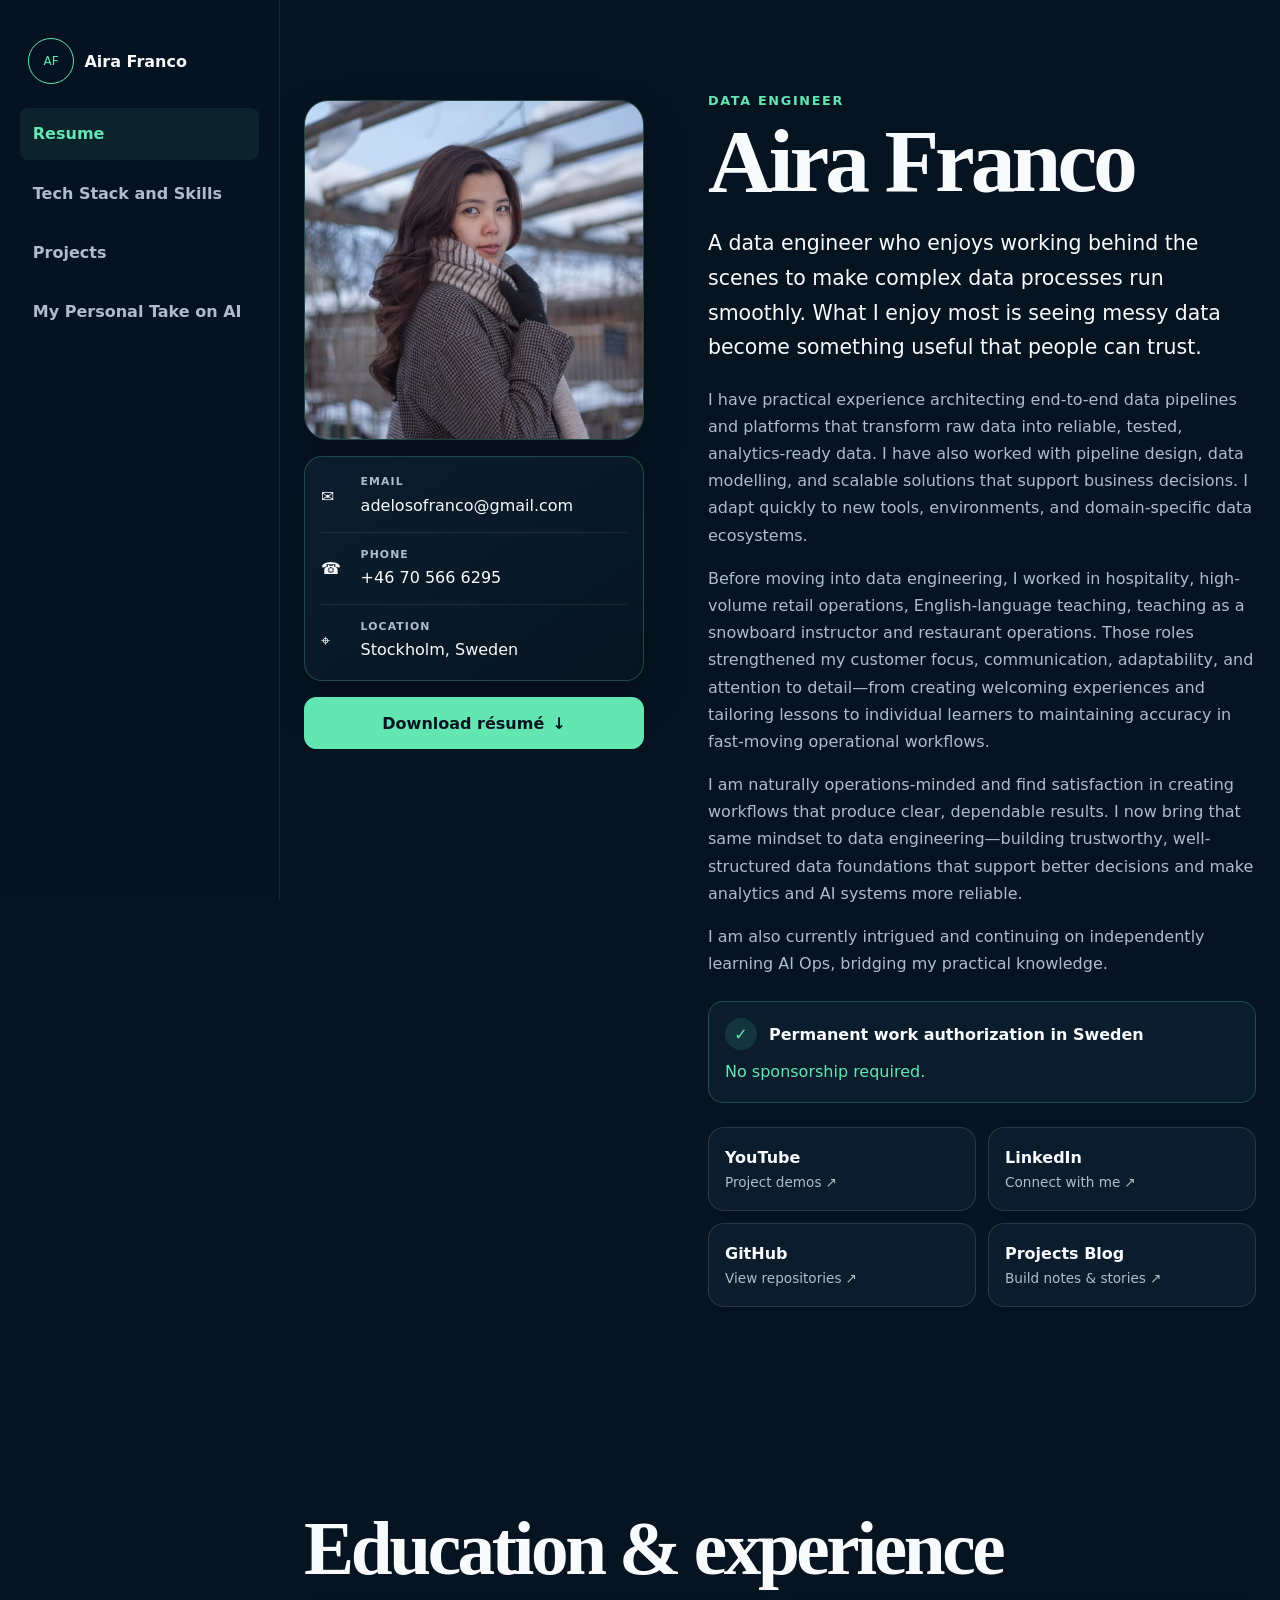
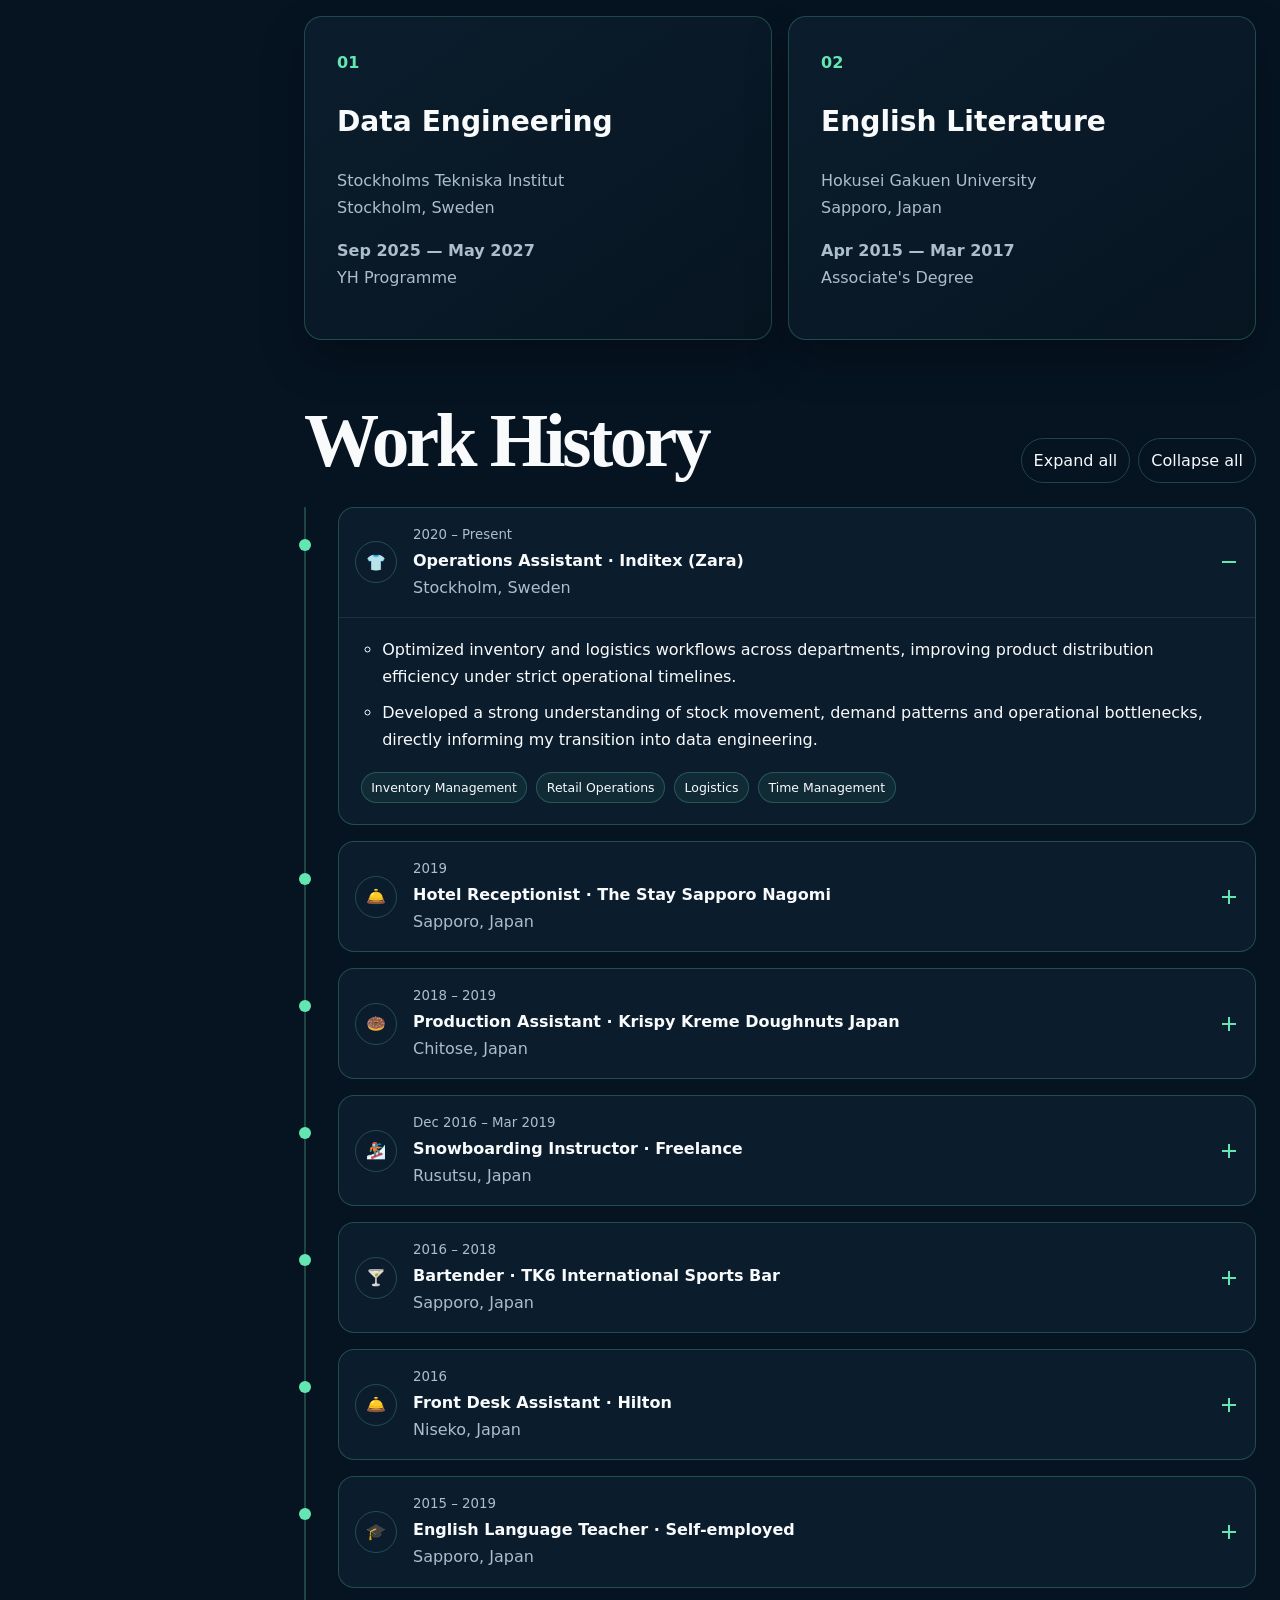
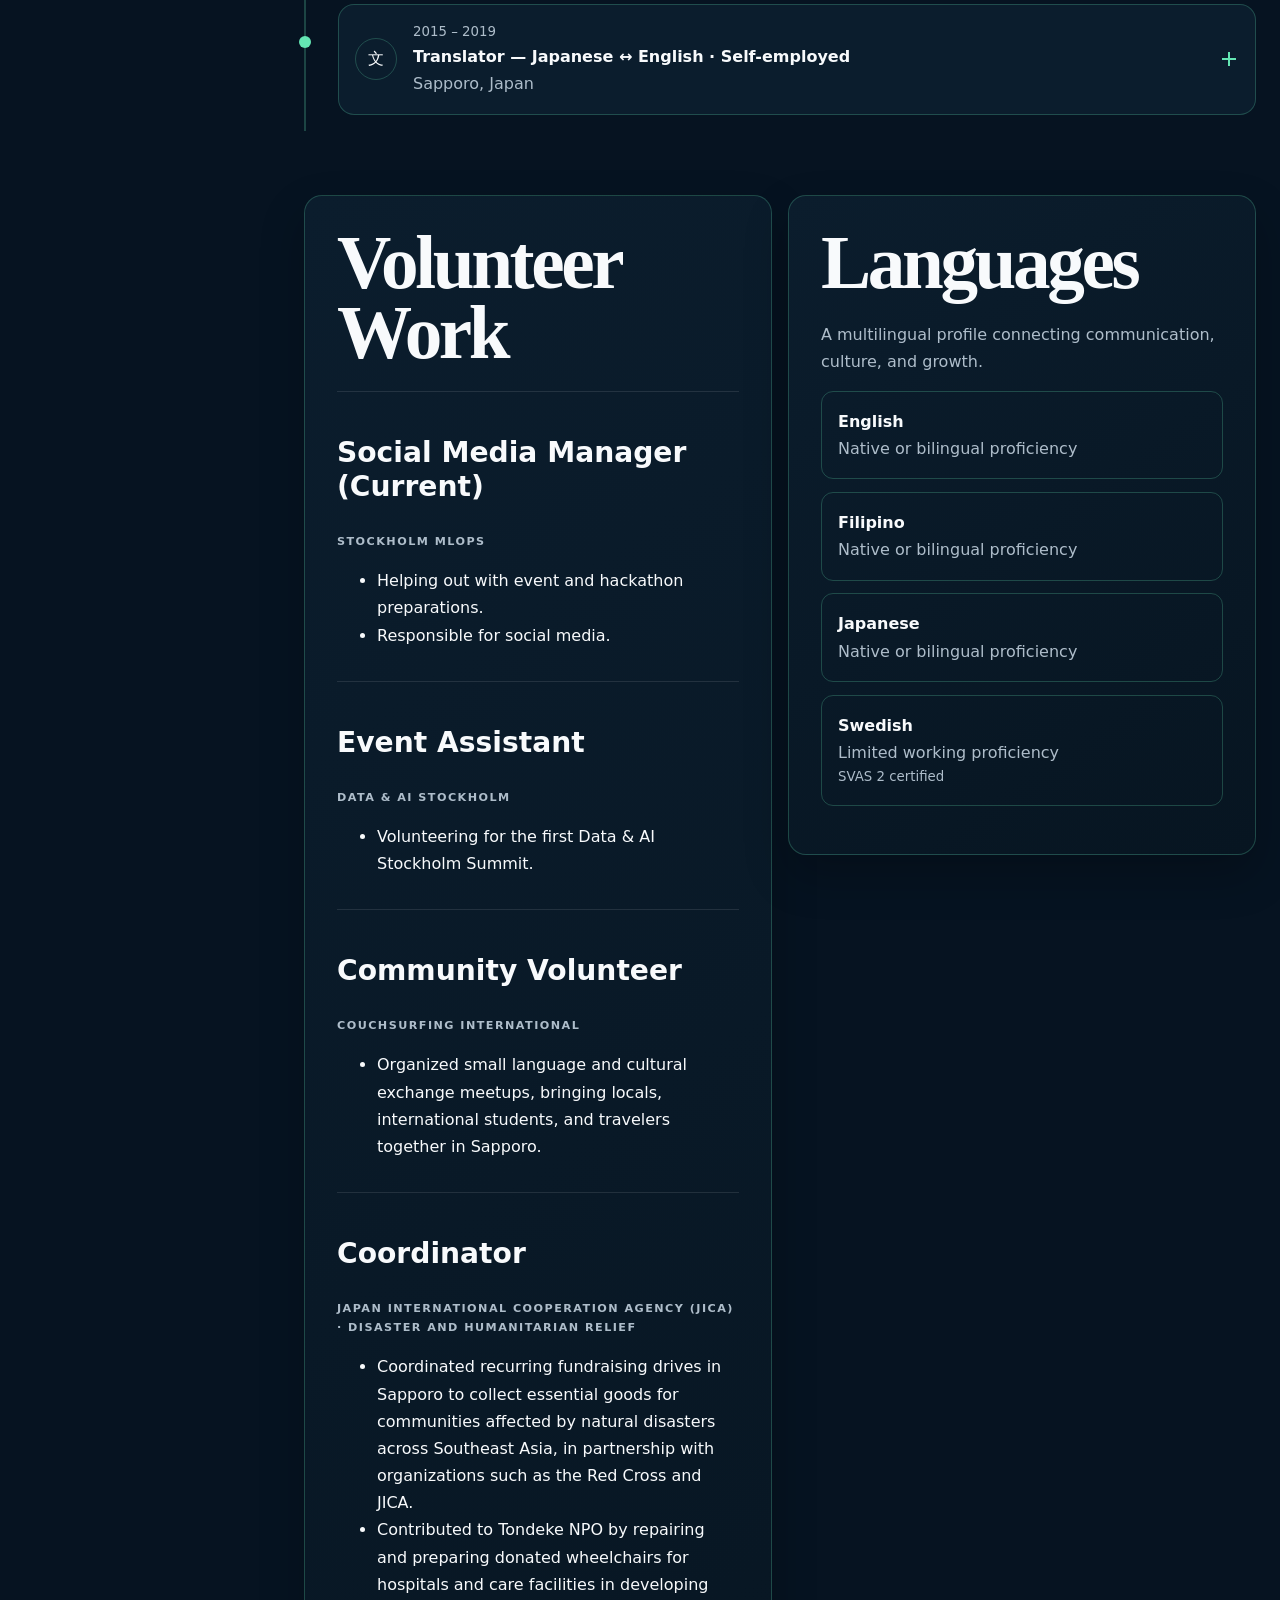
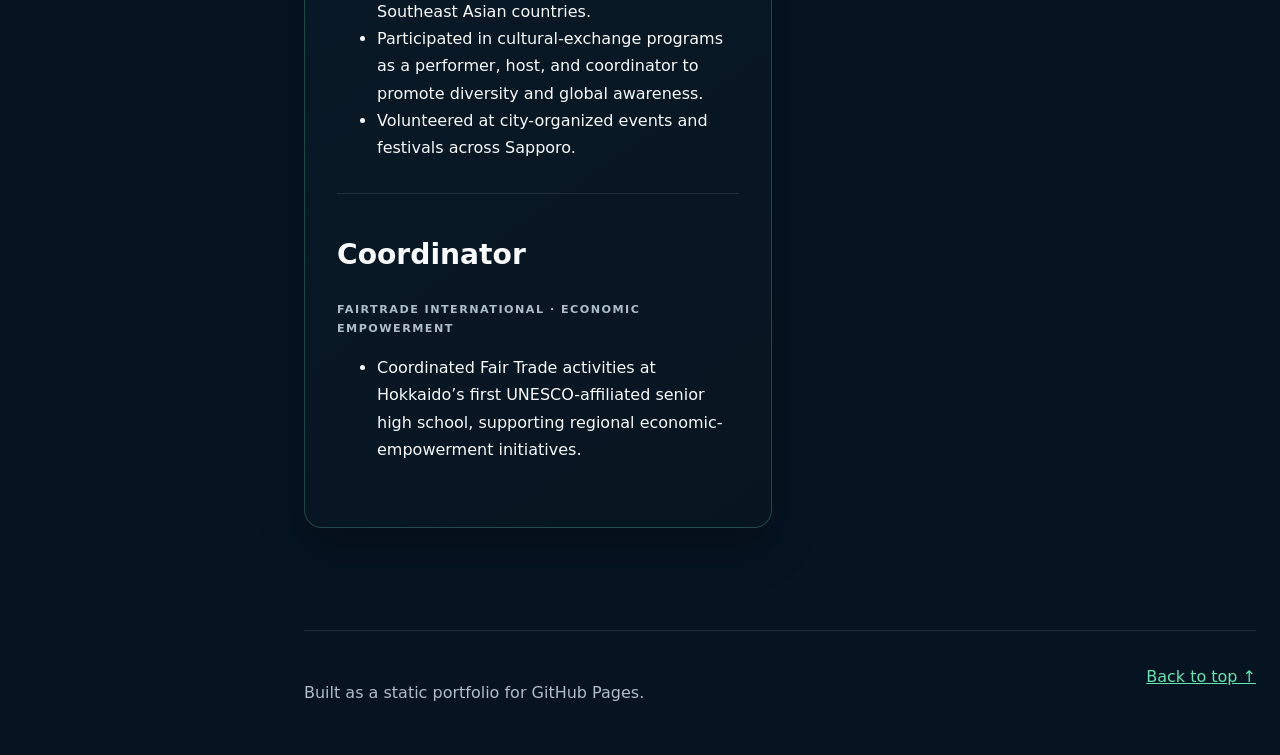
<file: index.html>
<!doctype html>
<html lang="en"><head>
<meta charset="utf-8"><meta name="viewport" content="width=device-width, initial-scale=1">
<title>Resume | Aira Franco</title>
<meta name="description" content="Aira Franco’s résumé, professional profile, education, complete work history, volunteer experience, languages, contact details, and professional links."><meta name="theme-color" content="#061321"><meta name="color-scheme" content="dark">
<link rel="canonical" href="https://akina-aoki.github.io/">
<meta property="og:type" content="website"><meta property="og:site_name" content="Aira Franco Portfolio">
<meta property="og:title" content="Resume | Aira Franco"><meta property="og:description" content="Aira Franco’s résumé, professional profile, education, complete work history, volunteer experience, languages, contact details, and professional links."><meta property="og:url" content="https://akina-aoki.github.io/">
<meta property="og:image" content="https://akina-aoki.github.io/assets/profile_pic.jpg"><meta property="og:image:alt" content="Portrait of Aira Franco">
<link rel="icon" href="assets/profile_pic.jpg" type="image/jpeg"><link rel="stylesheet" href="assets/css/styles.css"><script src="assets/js/main.js" defer></script>
</head><body>
<a class="skip-link" href="#main-content">Skip to main content</a>
<header class="site-header">
<a class="brand" href="index.html" aria-label="Aira Franco — Resume">
<span aria-hidden="true">AF</span><strong>Aira Franco</strong>
</a>
<button class="menu-button" type="button" aria-expanded="false" aria-controls="site-nav">
<span class="sr-only">Open navigation</span><span aria-hidden="true"></span><span aria-hidden="true"></span><span aria-hidden="true"></span>
</button>
<nav id="site-nav" aria-label="Primary navigation"><a href="index.html" aria-current="page">Resume</a>
<a href="tech-stack-and-skills.html">Tech Stack and Skills</a>
<a href="projects.html">Projects</a>
<a href="my-personal-take-on-ai.html">My Personal Take on AI</a></nav>
</header>
<div class="site-layout"><main id="main-content"><section id="page-content" class="section hero" aria-labelledby="page-title"><h1 id="page-title" class="sr-only">Résumé of Aira Franco</h1>
<div class="hero-grid">
<aside class="profile-column">
<img class="profile-image" src="assets/profile_pic.jpg" alt="Portrait of Aira Franco" width="981" height="981">
<div class="contact-card" aria-label="Contact information">
<p>
<span aria-hidden="true">✉</span>
<span>
<small>Email</small>
<a href="mailto:adelosofranco@gmail.com">adelosofranco@gmail.com</a>
</span>
</p>
<p>
<span aria-hidden="true">☎</span>
<span>
<small>Phone</small>
<a href="tel:+46705666295">+46 70 566 6295</a>
</span>
</p>
<p>
<span aria-hidden="true">⌖</span>
<span>
<small>Location</small>Stockholm, Sweden</span>
</p>
</div>
<a class="button primary full" href="assets/resume.pdf" download="CV_Aira_Franco_en.pdf">Download résumé <span aria-hidden="true">↓</span>
</a>
</aside>
<div class="hero-copy">
<p class="eyebrow">Data Engineer</p>
<h2>Aira Franco</h2>
<p class="lead">A data engineer who enjoys working behind the scenes to make complex data processes run smoothly. What I enjoy most is seeing messy data become something useful that people can trust.</p>
<p>I have practical experience architecting end-to-end data pipelines and platforms that transform raw data into reliable, tested, analytics-ready data. I have also worked with pipeline design, data modelling, and scalable solutions that support business decisions. I adapt quickly to new tools, environments, and domain-specific data ecosystems.</p>
<p>Before moving into data engineering, I worked in hospitality, high-volume retail operations, English-language teaching, teaching as a snowboard instructor and restaurant operations. Those roles strengthened my customer focus, communication, adaptability, and attention to detail—from creating welcoming experiences and tailoring lessons to individual learners to maintaining accuracy in fast-moving operational workflows.</p>
<p>I am naturally operations-minded and find satisfaction in creating workflows that produce clear, dependable results. I now bring that same mindset to data engineering—building trustworthy, well-structured data foundations that support better decisions and make analytics and AI systems more reliable.</p>
<p>I am also currently intrigued and continuing on independently learning AI Ops, bridging my practical knowledge.</p>

<aside class="authorization">
<span aria-hidden="true">✓</span>
<strong>Permanent work authorization in Sweden</strong>
<em>No sponsorship required.</em>
</aside>
<div class="social-grid">
<a href="https://www.youtube.com/@Aira_Data_Engineering" target="_blank" rel="noopener noreferrer">
<b>YouTube</b>
<span>Project demos ↗</span>
</a>
<a href="https://www.linkedin.com/in/aira-franco0965/" target="_blank" rel="noopener noreferrer">
<b>LinkedIn</b>
<span>Connect with me ↗</span>
</a>
<a href="https://github.com/Akina-Aoki" target="_blank" rel="noopener noreferrer">
<b>GitHub</b>
<span>View repositories ↗</span>
</a>
<a href="https://hashnode.com/@Aira" target="_blank" rel="noopener noreferrer">
<b>Projects Blog</b>
<span>Build notes &amp; stories ↗</span>
</a>
</div>
</div>
</div>
</section>
<section id="resume" class="section">
<header class="section-heading">
<h2>Education &amp; experience</h2>
</header>
<div class="education-grid">
<article class="panel">
<span>01</span>
<h3>Data Engineering</h3>
<p>Stockholms Tekniska Institut<br>Stockholm, Sweden</p>
<p>
<strong>Sep 2025 — May 2027</strong>
<br>YH Programme</p>
</article>
<article class="panel">
<span>02</span>
<h3>English Literature</h3>
<p>Hokusei Gakuen University<br>Sapporo, Japan</p>
<p>
<strong>Apr 2015 — Mar 2017</strong>
<br>Associate's Degree</p>
</article>
</div>
<div class="timeline-heading">
<div>
<h2>Work History</h2>
</div>
<div class="timeline-controls" aria-label="Work history controls">
<button type="button" data-details="expand" data-target="work-timeline">Expand all</button>
<button type="button" data-details="collapse" data-target="work-timeline">Collapse all</button>
</div>
</div>
<ol id="work-timeline" class="work-timeline">
<li class="timeline-item">
<details class="job-card" open>
<summary>
<span class="job-icon" aria-hidden="true">👕</span>
<span>
<small>2020 – Present</small>
<strong>Operations Assistant <span aria-hidden="true">·</span> Inditex (Zara)</strong>
<em>Stockholm, Sweden</em>
</span>
<span class="toggle" aria-hidden="true">
</span>
</summary>
<div class="job-details">
<ul>
<li>Optimized inventory and logistics workflows across departments, improving product distribution efficiency under strict operational timelines.</li>
<li>Developed a strong understanding of stock movement, demand patterns and operational bottlenecks, directly informing my transition into data engineering.</li>
</ul>
<div class="tags">
<span>Inventory Management</span>
<span>Retail Operations</span>
<span>Logistics</span>
<span>Time Management</span>
</div>
</div>
</details>
</li>
<li class="timeline-item">
<details class="job-card" >
<summary>
<span class="job-icon" aria-hidden="true">🛎️</span>
<span>
<small>2019</small>
<strong>Hotel Receptionist <span aria-hidden="true">·</span> The Stay Sapporo Nagomi</strong>
<em>Sapporo, Japan</em>
</span>
<span class="toggle" aria-hidden="true">
</span>
</summary>
<div class="job-details">
<ul>
<li>Handled front-office operations, guest relations and daily payment reconciliation to support efficient service.</li>
<li>Managed hotel inventories for company supplies. Inspected housekeeping&#x27;s work after cleaning to maintain hotel cleanliness standards.</li>
</ul>
<div class="tags">
<span>Administration</span>
<span>Hospitality Service</span>
<span>Booking Systems</span>
</div>
</div>
</details>
</li>
<li class="timeline-item">
<details class="job-card" >
<summary>
<span class="job-icon" aria-hidden="true">🍩</span>
<span>
<small>2018 – 2019</small>
<strong>Production Assistant <span aria-hidden="true">·</span> Krispy Kreme Doughnuts Japan</strong>
<em>Chitose, Japan</em>
</span>
<span class="toggle" aria-hidden="true">
</span>
</summary>
<div class="job-details">
<ul>
<li>Assisted with launching food-production workflows for the company&#x27;s first store in the region.</li>
<li>Supported preparation and worked as part of the production crew for the food products.</li>
</ul>
<div class="tags">
<span>Food Production</span>
<span>Operational Coordination</span>
</div>
</div>
</details>
</li>
<li class="timeline-item">
<details class="job-card" >
<summary>
<span class="job-icon" aria-hidden="true">🏂</span>
<span>
<small>Dec 2016 – Mar 2019</small>
<strong>Snowboarding Instructor <span aria-hidden="true">·</span> Freelance</strong>
<em>Rusutsu, Japan</em>
</span>
<span class="toggle" aria-hidden="true">
</span>
</summary>
<div class="job-details">
<ul>
<li>Assessed each student&#x27;s level and adjusted lessons accordingly.</li>
<li>Applied knowledge of weather and snow conditions to decide which parts of the mountain were safe to ride and which were off-limits, especially for backcountry lessons.</li>
<li>Checked and helped clients navigate registration, confirming they had health and accident insurance covering snowboarding in Japan before lessons began.</li>
</ul>
<div class="tags">
<span>Snowboarding Instruction</span>
<span>Skill Assessment</span>
<span>Safety Preparation</span>
</div>
</div>
</details>
</li>
<li class="timeline-item">
<details class="job-card" >
<summary>
<span class="job-icon" aria-hidden="true">🍸</span>
<span>
<small>2016 – 2018</small>
<strong>Bartender <span aria-hidden="true">·</span> TK6 International Sports Bar</strong>
<em>Sapporo, Japan</em>
</span>
<span class="toggle" aria-hidden="true">
</span>
</summary>
<div class="job-details">
<ul>
<li>Managed daily bar operations, staff coordination, daily cash reconciliation and cost controls while studying at university.</li>
</ul>
<div class="tags">
<span>Restaurant Operations</span>
<span>Team Coordination</span>
<span>Interpersonal Communication</span>
</div>
</div>
</details>
</li>
<li class="timeline-item">
<details class="job-card" >
<summary>
<span class="job-icon" aria-hidden="true">🛎️</span>
<span>
<small>2016</small>
<strong>Front Desk Assistant <span aria-hidden="true">·</span> Hilton</strong>
<em>Niseko, Japan</em>
</span>
<span class="toggle" aria-hidden="true">
</span>
</summary>
<div class="job-details">
<ul>
<li>Completed coursework and an internship involving reception duties and administrative coordination.</li>
<li>Helped maintain efficient internal processes and smooth day-to-day operations.</li>
</ul>
<div class="tags">
<span>Hotel Operations</span>
<span>Administration</span>
</div>
</div>
</details>
</li>
<li class="timeline-item">
<details class="job-card" >
<summary>
<span class="job-icon" aria-hidden="true">🎓</span>
<span>
<small>2015 – 2019</small>
<strong>English Language Teacher <span aria-hidden="true">·</span> Self-employed</strong>
<em>Sapporo, Japan</em>
</span>
<span class="toggle" aria-hidden="true">
</span>
</summary>
<div class="job-details">
<ul>
<li>Founded and operated an English tutoring business alongside university studies.</li>
<li>Delivered one-on-one and group lessons for children and adults, focusing on conversation, grammar and university exam readiness.</li>
</ul>
<div class="tags">
<span>Language Teaching</span>
<span>Lesson Planning</span>
<span>Language Level Assessment</span>
</div>
</div>
</details>
</li>
<li class="timeline-item">
<details class="job-card" >
<summary>
<span class="job-icon" aria-hidden="true">文</span>
<span>
<small>2015 – 2019</small>
<strong>Translator — Japanese ↔ English <span aria-hidden="true">·</span> Self-employed</strong>
<em>Sapporo, Japan</em>
</span>
<span class="toggle" aria-hidden="true">
</span>
</summary>
<div class="job-details">
<ul>
<li>Translated business and general documents between Japanese and English with precision and cultural sensitivity.</li>
<li>Managed timelines, priorities and delivery while working directly with clients to clarify requirements.</li>
</ul>
<div class="tags">
<span>Translation</span>
<span>Client Communication</span>
</div>
</div>
</details>
</li>
</ol>
<div class="two-column">
<section class="panel">
<h2>Volunteer Work</h2>
<article class="subcard">
<h3>Social Media Manager (Current)</h3>
<p class="eyebrow">Stockholm MLOps</p>
<ul>
<li>Helping out with event and hackathon preparations.</li>
<li>Responsible for social media.</li>
</ul>
</article>
<article class="subcard">
<h3>Event Assistant</h3>
<p class="eyebrow">Data &amp; AI Stockholm</p>
<ul>
<li>Volunteering for the first Data &amp; AI Stockholm Summit.</li>
</ul>
</article>
<article class="subcard">
<h3>Community Volunteer</h3>
<p class="eyebrow">Couchsurfing International</p>
<ul>
<li>Organized small language and cultural exchange meetups, bringing locals, international students, and travelers together in Sapporo.</li>
</ul>
</article>
<article class="subcard">
<h3>Coordinator</h3>
<p class="eyebrow">Japan International Cooperation Agency (JICA) · Disaster and Humanitarian Relief</p>
<ul>
<li>Coordinated recurring fundraising drives in Sapporo to collect essential goods for communities affected by natural disasters across Southeast Asia, in partnership with organizations such as the Red Cross and JICA.</li>
<li>Contributed to Tondeke NPO by repairing and preparing donated wheelchairs for hospitals and care facilities in developing Southeast Asian countries.</li>
<li>Participated in cultural-exchange programs as a performer, host, and coordinator to promote diversity and global awareness.</li>
<li>Volunteered at city-organized events and festivals across Sapporo.</li>
</ul>
</article>
<article class="subcard">
<h3>Coordinator</h3>
<p class="eyebrow">Fairtrade International · Economic Empowerment</p>
<ul>
<li>Coordinated Fair Trade activities at Hokkaido’s first UNESCO-affiliated senior high school, supporting regional economic-empowerment initiatives.</li>
</ul>
</article>
</section>
<section class="panel languages">
<h2>Languages</h2>
<p>A multilingual profile connecting communication, culture, and growth.</p>
<ul>
<li>
<strong>English</strong>
<span>Native or bilingual proficiency</span>
</li>
<li>
<strong>Filipino</strong>
<span>Native or bilingual proficiency</span>
</li>
<li>
<strong>Japanese</strong>
<span>Native or bilingual proficiency</span>
</li>
<li>
<strong>Swedish</strong>
<span>Limited working proficiency</span>
<small>SVAS 2 certified</small>
</li>
</ul>
</section>
</div>
</section></main>
<footer><p>Built as a static portfolio for GitHub Pages.</p><a href="#main-content">Back to top ↑</a></footer></div>
</body></html>
</file>
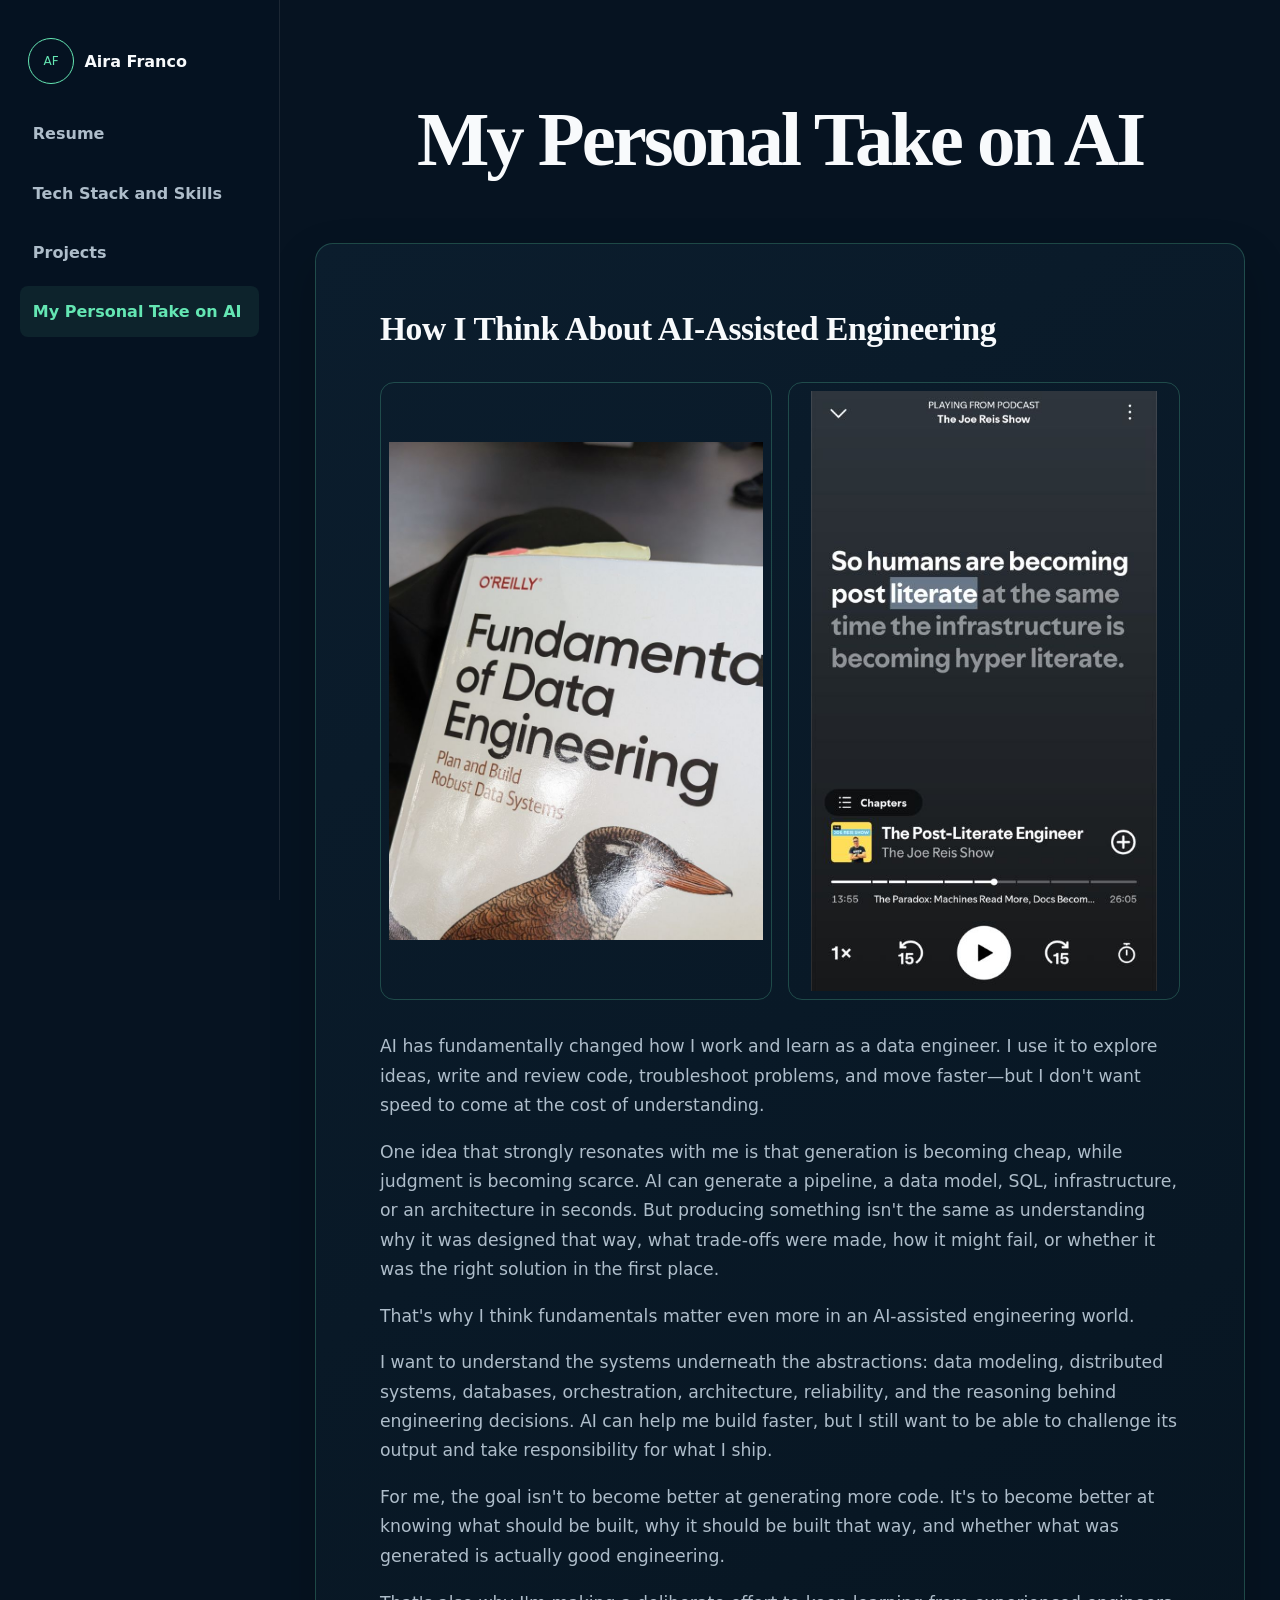
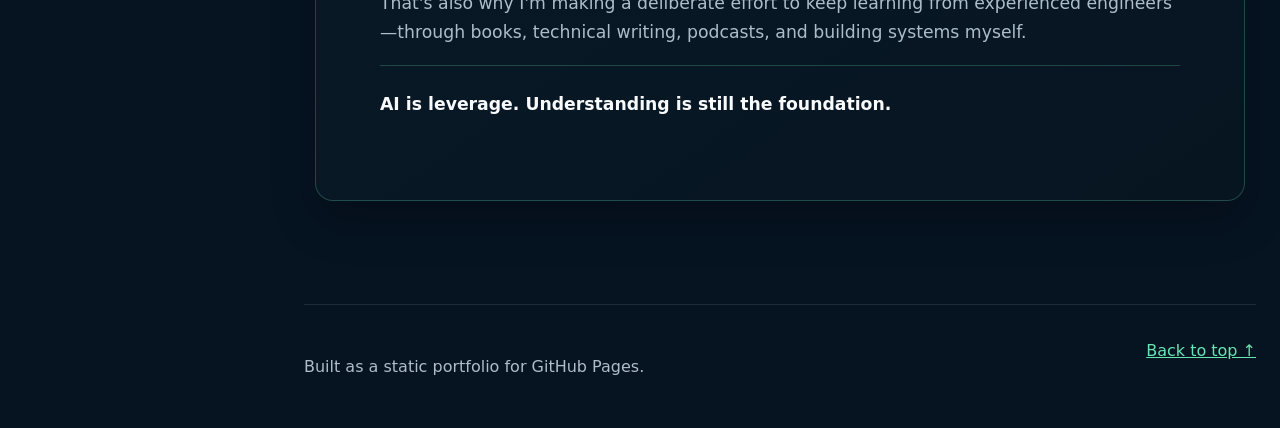
<file: my-personal-take-on-ai.html>
<!doctype html>
<html lang="en"><head>
<meta charset="utf-8"><meta name="viewport" content="width=device-width, initial-scale=1">
<title>My Personal Take on AI | Aira Franco</title>
<meta name="description" content="Aira Franco’s complete essay on AI-assisted engineering, engineering judgment, fundamentals, and responsible use of AI."><meta name="theme-color" content="#061321"><meta name="color-scheme" content="dark">
<link rel="canonical" href="https://akina-aoki.github.io/my-personal-take-on-ai.html">
<meta property="og:type" content="website"><meta property="og:site_name" content="Aira Franco Portfolio">
<meta property="og:title" content="My Personal Take on AI | Aira Franco"><meta property="og:description" content="Aira Franco’s complete essay on AI-assisted engineering, engineering judgment, fundamentals, and responsible use of AI."><meta property="og:url" content="https://akina-aoki.github.io/my-personal-take-on-ai.html">
<meta property="og:image" content="https://akina-aoki.github.io/assets/profile_pic.jpg"><meta property="og:image:alt" content="Portrait of Aira Franco">
<link rel="icon" href="assets/profile_pic.jpg" type="image/jpeg"><link rel="stylesheet" href="assets/css/styles.css"><script src="assets/js/main.js" defer></script>
</head><body>
<a class="skip-link" href="#main-content">Skip to main content</a>
<header class="site-header">
<a class="brand" href="index.html" aria-label="Aira Franco — Resume">
<span aria-hidden="true">AF</span><strong>Aira Franco</strong>
</a>
<button class="menu-button" type="button" aria-expanded="false" aria-controls="site-nav">
<span class="sr-only">Open navigation</span><span aria-hidden="true"></span><span aria-hidden="true"></span><span aria-hidden="true"></span>
</button>
<nav id="site-nav" aria-label="Primary navigation"><a href="index.html">Resume</a>
<a href="tech-stack-and-skills.html">Tech Stack and Skills</a>
<a href="projects.html">Projects</a>
<a href="my-personal-take-on-ai.html" aria-current="page">My Personal Take on AI</a></nav>
</header>
<div class="site-layout"><main id="main-content"><section id="page-content" class="section ai-take" aria-labelledby="page-title"><header class="page-heading"><h1 id="page-title">My Personal Take on AI</h1></header>
<article class="essay panel">
<header>
<h2>How I Think About AI-Assisted Engineering</h2>
</header>
<div class="essay-images">
<figure>
<img src="assets/de_post_literate_1.jpg" alt="Data engineering in a post-literate world — part one" width="800" height="1066" loading="lazy">
</figure>
<figure>
<img src="assets/de_post_literate_2.jpg" alt="Data engineering in a post-literate world — part two" width="480" height="833" loading="lazy">
</figure>
</div>
<p>AI has fundamentally changed how I work and learn as a data engineer. I use it to explore ideas, write and review code, troubleshoot problems, and move faster—but I don&#x27;t want speed to come at the cost of understanding.</p>
<p>One idea that strongly resonates with me is that generation is becoming cheap, while judgment is becoming scarce. AI can generate a pipeline, a data model, SQL, infrastructure, or an architecture in seconds. But producing something isn&#x27;t the same as understanding why it was designed that way, what trade-offs were made, how it might fail, or whether it was the right solution in the first place.</p>
<p>That&#x27;s why I think fundamentals matter even more in an AI-assisted engineering world.</p>
<p>I want to understand the systems underneath the abstractions: data modeling, distributed systems, databases, orchestration, architecture, reliability, and the reasoning behind engineering decisions. AI can help me build faster, but I still want to be able to challenge its output and take responsibility for what I ship.</p>
<p>For me, the goal isn&#x27;t to become better at generating more code. It&#x27;s to become better at knowing what should be built, why it should be built that way, and whether what was generated is actually good engineering.</p>
<p>That&#x27;s also why I&#x27;m making a deliberate effort to keep learning from experienced engineers—through books, technical writing, podcasts, and building systems myself.</p>
<p class=essay-conclusion>AI is leverage. Understanding is still the foundation.</p>
</article>
</section></main>
<footer><p>Built as a static portfolio for GitHub Pages.</p><a href="#main-content">Back to top ↑</a></footer></div>
</body></html>
</file>
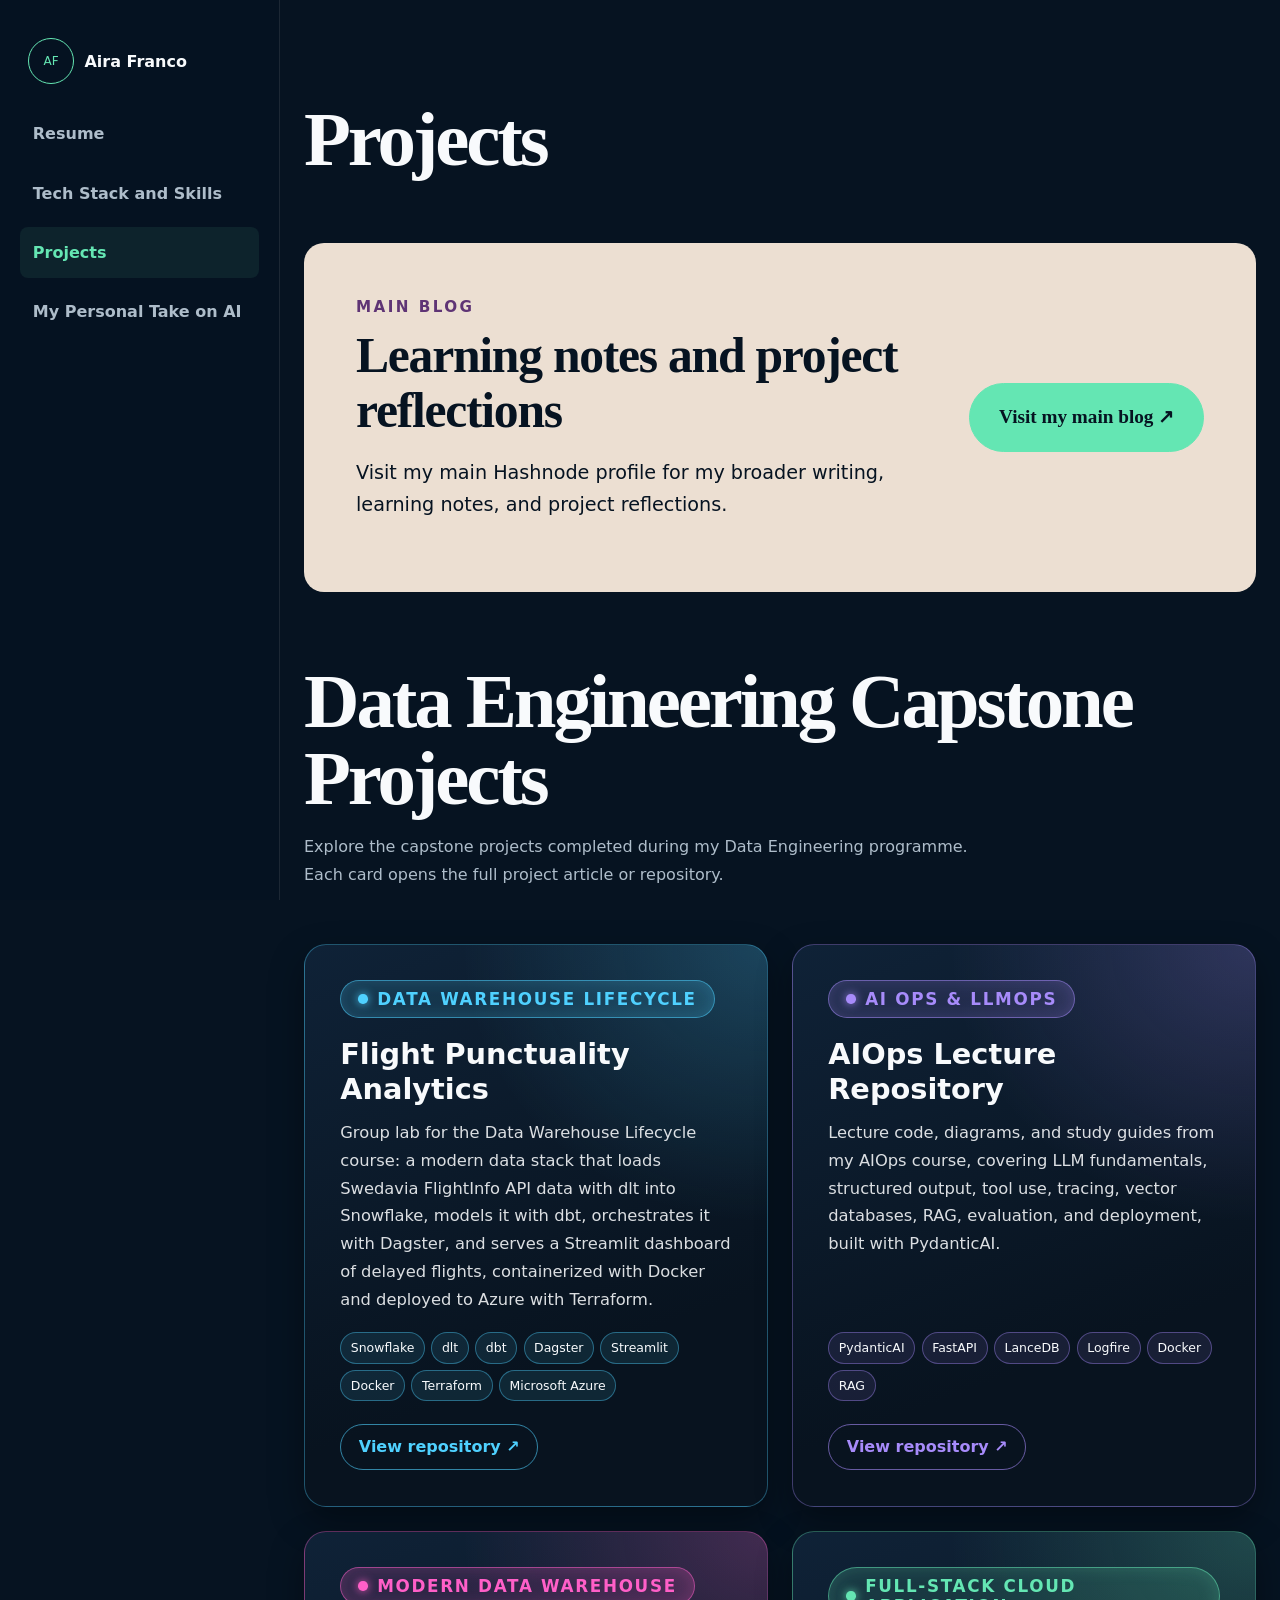
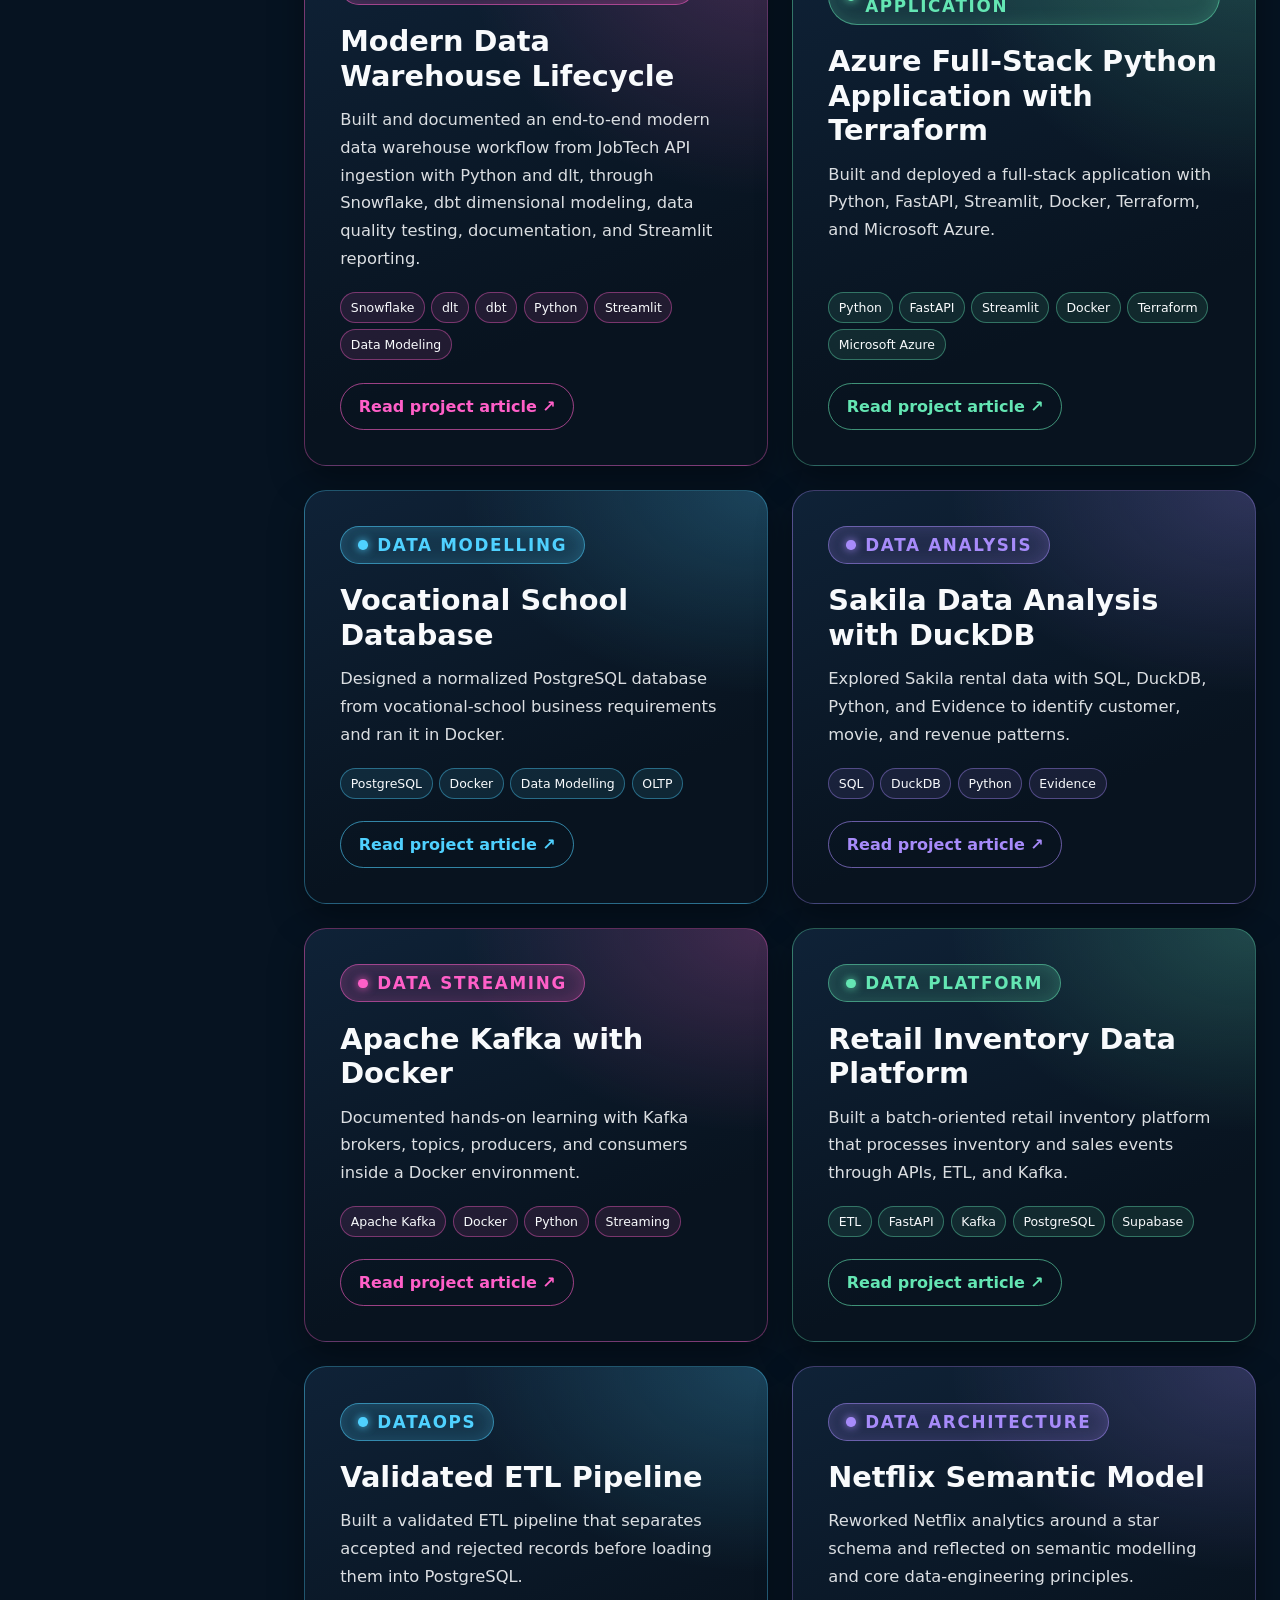
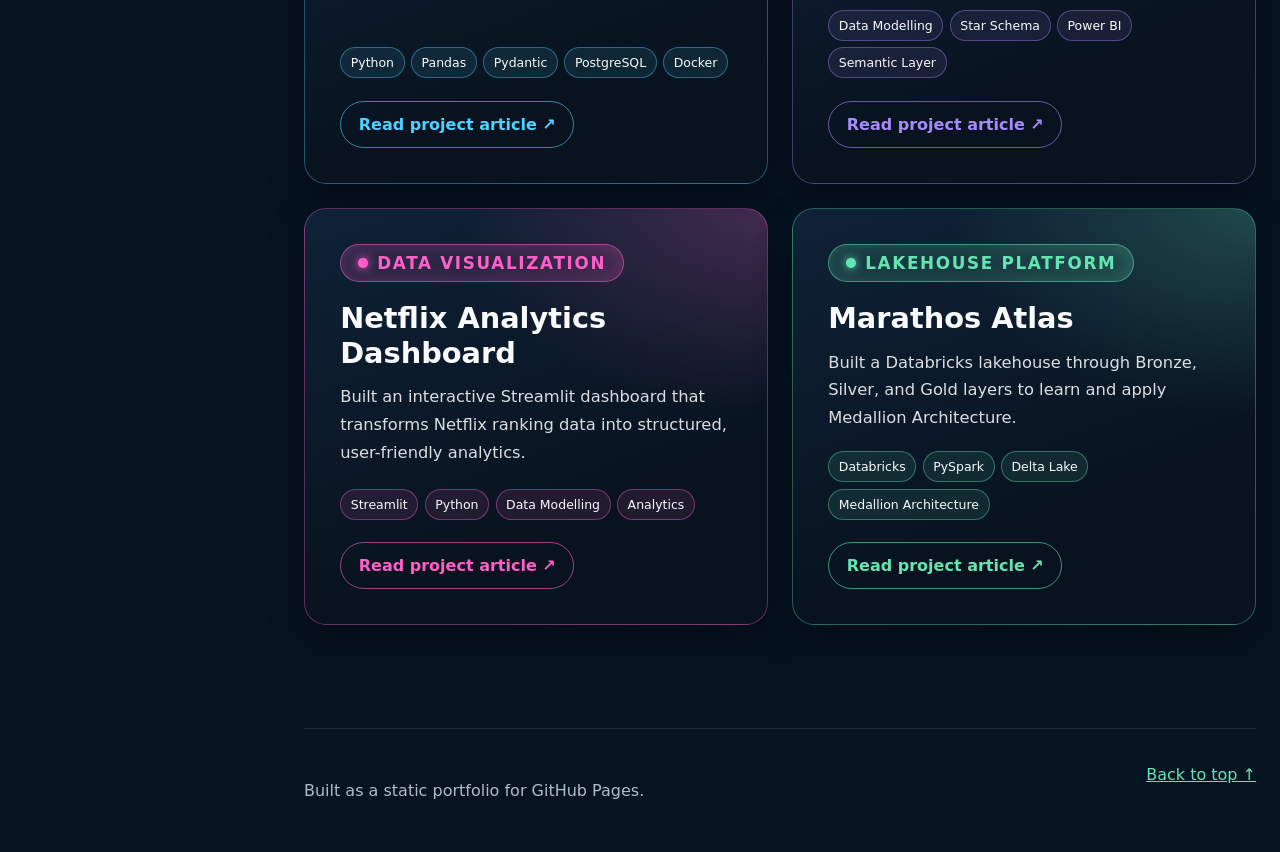
<file: projects.html>
<!doctype html>
<html lang="en"><head>
<meta charset="utf-8"><meta name="viewport" content="width=device-width, initial-scale=1">
<title>Projects | Aira Franco</title>
<meta name="description" content="Twelve data engineering projects by Aira Franco, including descriptions, technologies, articles, and project collections."><meta name="theme-color" content="#061321"><meta name="color-scheme" content="dark">
<link rel="canonical" href="https://akina-aoki.github.io/projects.html">
<meta property="og:type" content="website"><meta property="og:site_name" content="Aira Franco Portfolio">
<meta property="og:title" content="Projects | Aira Franco"><meta property="og:description" content="Twelve data engineering projects by Aira Franco, including descriptions, technologies, articles, and project collections."><meta property="og:url" content="https://akina-aoki.github.io/projects.html">
<meta property="og:image" content="https://akina-aoki.github.io/assets/profile_pic.jpg"><meta property="og:image:alt" content="Portrait of Aira Franco">
<link rel="icon" href="assets/profile_pic.jpg" type="image/jpeg"><link rel="stylesheet" href="assets/css/styles.css"><script src="assets/js/main.js" defer></script>
</head><body>
<a class="skip-link" href="#main-content">Skip to main content</a>
<header class="site-header">
<a class="brand" href="index.html" aria-label="Aira Franco — Resume">
<span aria-hidden="true">AF</span><strong>Aira Franco</strong>
</a>
<button class="menu-button" type="button" aria-expanded="false" aria-controls="site-nav">
<span class="sr-only">Open navigation</span><span aria-hidden="true"></span><span aria-hidden="true"></span><span aria-hidden="true"></span>
</button>
<nav id="site-nav" aria-label="Primary navigation"><a href="index.html">Resume</a>
<a href="tech-stack-and-skills.html">Tech Stack and Skills</a>
<a href="projects.html" aria-current="page">Projects</a>
<a href="my-personal-take-on-ai.html">My Personal Take on AI</a></nav>
</header>
<div class="site-layout"><main id="main-content"><section id="page-content" class="section projects" aria-labelledby="page-title"><header class="page-heading"><h1 id="page-title">Projects</h1></header>
<aside class="featured">
<div>
<p class="eyebrow">Main Blog</p>
<h3>Learning notes and project reflections</h3>
<p>Visit my main Hashnode profile for my broader writing, learning notes, and project reflections.</p>
</div>
<a class="button" href="https://hashnode.com/@Aira" target="_blank" rel="noopener noreferrer">Visit my main blog ↗</a>
</aside>
<div class="projects-intro">
<div>
<h2>Data Engineering Capstone Projects</h2>
<p>Explore the capstone projects completed during my Data Engineering programme. Each card opens the full project article or repository.</p>
</div>
</div>
<div class="project-grid">
<a class="project-card" href="https://github.com/indiramahadiva/Flight-punctuality_4_DE25" target="_blank" rel="noopener noreferrer">
<span class="eyebrow">Data Warehouse Lifecycle</span>
<h3>Flight Punctuality Analytics</h3>
<p>Group lab for the Data Warehouse Lifecycle course: a modern data stack that loads Swedavia FlightInfo API data with dlt into Snowflake, models it with dbt, orchestrates it with Dagster, and serves a Streamlit dashboard of delayed flights, containerized with Docker and deployed to Azure with Terraform.</p>
<span class="tags">
<span>Snowflake</span>
<span>dlt</span>
<span>dbt</span>
<span>Dagster</span>
<span>Streamlit</span>
<span>Docker</span>
<span>Terraform</span>
<span>Microsoft Azure</span>
</span>
<span class="card-link">View repository <span aria-hidden="true">↗</span>
</span>
</a>
<a class="project-card" href="https://github.com/Akina-Aoki/ai_ops_lecture" target="_blank" rel="noopener noreferrer">
<span class="eyebrow">AI Ops &amp; LLMOps</span>
<h3>AIOps Lecture Repository</h3>
<p>Lecture code, diagrams, and study guides from my AIOps course, covering LLM fundamentals, structured output, tool use, tracing, vector databases, RAG, evaluation, and deployment, built with PydanticAI.</p>
<span class="tags">
<span>PydanticAI</span>
<span>FastAPI</span>
<span>LanceDB</span>
<span>Logfire</span>
<span>Docker</span>
<span>RAG</span>
</span>
<span class="card-link">View repository <span aria-hidden="true">↗</span>
</span>
</a>
<a class="project-card" href="https://dataengineeringlearning.hashnode.dev/inside-a-modern-data-warehouse-lifecycle-snowflake-dlt-dbt-and-data-modeling" target="_blank" rel="noopener noreferrer">
<span class="eyebrow">Modern Data Warehouse</span>
<h3>Modern Data Warehouse Lifecycle</h3>
<p>Built and documented an end-to-end modern data warehouse workflow from JobTech API ingestion with Python and dlt, through Snowflake, dbt dimensional modeling, data quality testing, documentation, and Streamlit reporting.</p>
<span class="tags">
<span>Snowflake</span>
<span>dlt</span>
<span>dbt</span>
<span>Python</span>
<span>Streamlit</span>
<span>Data Modeling</span>
</span>
<span class="card-link">Read project article <span aria-hidden="true">↗</span>
</span>
</a>
<a class="project-card" href="https://dataengineeringlearning.hashnode.dev/fullstack-python-app-deployment-using-terraform-to-azure" target="_blank" rel="noopener noreferrer">
<span class="eyebrow">Full-Stack Cloud Application</span>
<h3>Azure Full-Stack Python Application with Terraform</h3>
<p>Built and deployed a full-stack application with Python, FastAPI, Streamlit, Docker, Terraform, and Microsoft Azure.</p>
<span class="tags">
<span>Python</span>
<span>FastAPI</span>
<span>Streamlit</span>
<span>Docker</span>
<span>Terraform</span>
<span>Microsoft Azure</span>
</span>
<span class="card-link">Read project article <span aria-hidden="true">↗</span>
</span>
</a>
<a class="project-card" href="https://dataengineeringlearning.hashnode.dev/data-modelling-project-vocational-school-database" target="_blank" rel="noopener noreferrer">
<span class="eyebrow">Data Modelling</span>
<h3>Vocational School Database</h3>
<p>Designed a normalized PostgreSQL database from vocational-school business requirements and ran it in Docker.</p>
<span class="tags">
<span>PostgreSQL</span>
<span>Docker</span>
<span>Data Modelling</span>
<span>OLTP</span>
</span>
<span class="card-link">Read project article <span aria-hidden="true">↗</span>
</span>
</a>
<a class="project-card" href="https://dataengineeringlearning.hashnode.dev/sql-project-data-analysis-with-duckdb" target="_blank" rel="noopener noreferrer">
<span class="eyebrow">Data Analysis</span>
<h3>Sakila Data Analysis with DuckDB</h3>
<p>Explored Sakila rental data with SQL, DuckDB, Python, and Evidence to identify customer, movie, and revenue patterns.</p>
<span class="tags">
<span>SQL</span>
<span>DuckDB</span>
<span>Python</span>
<span>Evidence</span>
</span>
<span class="card-link">Read project article <span aria-hidden="true">↗</span>
</span>
</a>
<a class="project-card" href="https://dataengineeringlearning.hashnode.dev/what-i-learned-about-apache-kafka-by-running-it-in-docker" target="_blank" rel="noopener noreferrer">
<span class="eyebrow">Data Streaming</span>
<h3>Apache Kafka with Docker</h3>
<p>Documented hands-on learning with Kafka brokers, topics, producers, and consumers inside a Docker environment.</p>
<span class="tags">
<span>Apache Kafka</span>
<span>Docker</span>
<span>Python</span>
<span>Streaming</span>
</span>
<span class="card-link">Read project article <span aria-hidden="true">↗</span>
</span>
</a>
<a class="project-card" href="https://dataengineeringlearning.hashnode.dev/building-a-batch-processed-real-time-retail-inventory-data-platform-using-etl-fastapi-kafka-postgresql-supabase" target="_blank" rel="noopener noreferrer">
<span class="eyebrow">Data Platform</span>
<h3>Retail Inventory Data Platform</h3>
<p>Built a batch-oriented retail inventory platform that processes inventory and sales events through APIs, ETL, and Kafka.</p>
<span class="tags">
<span>ETL</span>
<span>FastAPI</span>
<span>Kafka</span>
<span>PostgreSQL</span>
<span>Supabase</span>
</span>
<span class="card-link">Read project article <span aria-hidden="true">↗</span>
</span>
</a>
<a class="project-card" href="https://dataengineeringlearning.hashnode.dev/robust-etl-pipeline-learning-log" target="_blank" rel="noopener noreferrer">
<span class="eyebrow">DataOps</span>
<h3>Validated ETL Pipeline</h3>
<p>Built a validated ETL pipeline that separates accepted and rejected records before loading them into PostgreSQL.</p>
<span class="tags">
<span>Python</span>
<span>Pandas</span>
<span>Pydantic</span>
<span>PostgreSQL</span>
<span>Docker</span>
</span>
<span class="card-link">Read project article <span aria-hidden="true">↗</span>
</span>
</a>
<a class="project-card" href="https://dataengineeringlearning.hashnode.dev/why-semantic-models-need-strong-data-engineering-principles" target="_blank" rel="noopener noreferrer">
<span class="eyebrow">Data Architecture</span>
<h3>Netflix Semantic Model</h3>
<p>Reworked Netflix analytics around a star schema and reflected on semantic modelling and core data-engineering principles.</p>
<span class="tags">
<span>Data Modelling</span>
<span>Star Schema</span>
<span>Power BI</span>
<span>Semantic Layer</span>
</span>
<span class="card-link">Read project article <span aria-hidden="true">↗</span>
</span>
</a>
<a class="project-card" href="https://dataengineeringlearning.hashnode.dev/netflix-analytics-dashboard-with-streamlit" target="_blank" rel="noopener noreferrer">
<span class="eyebrow">Data Visualization</span>
<h3>Netflix Analytics Dashboard</h3>
<p>Built an interactive Streamlit dashboard that transforms Netflix ranking data into structured, user-friendly analytics.</p>
<span class="tags">
<span>Streamlit</span>
<span>Python</span>
<span>Data Modelling</span>
<span>Analytics</span>
</span>
<span class="card-link">Read project article <span aria-hidden="true">↗</span>
</span>
</a>
<a class="project-card" href="https://dataengineeringlearning.hashnode.dev/marathos-atlas-building-a-data-platform-in-databricks-to-learn-medallion-architecture" target="_blank" rel="noopener noreferrer">
<span class="eyebrow">Lakehouse Platform</span>
<h3>Marathos Atlas</h3>
<p>Built a Databricks lakehouse through Bronze, Silver, and Gold layers to learn and apply Medallion Architecture.</p>
<span class="tags">
<span>Databricks</span>
<span>PySpark</span>
<span>Delta Lake</span>
<span>Medallion Architecture</span>
</span>
<span class="card-link">Read project article <span aria-hidden="true">↗</span>
</span>
</a>
</div>
</section></main>
<footer><p>Built as a static portfolio for GitHub Pages.</p><a href="#main-content">Back to top ↑</a></footer></div>
</body></html>
</file>
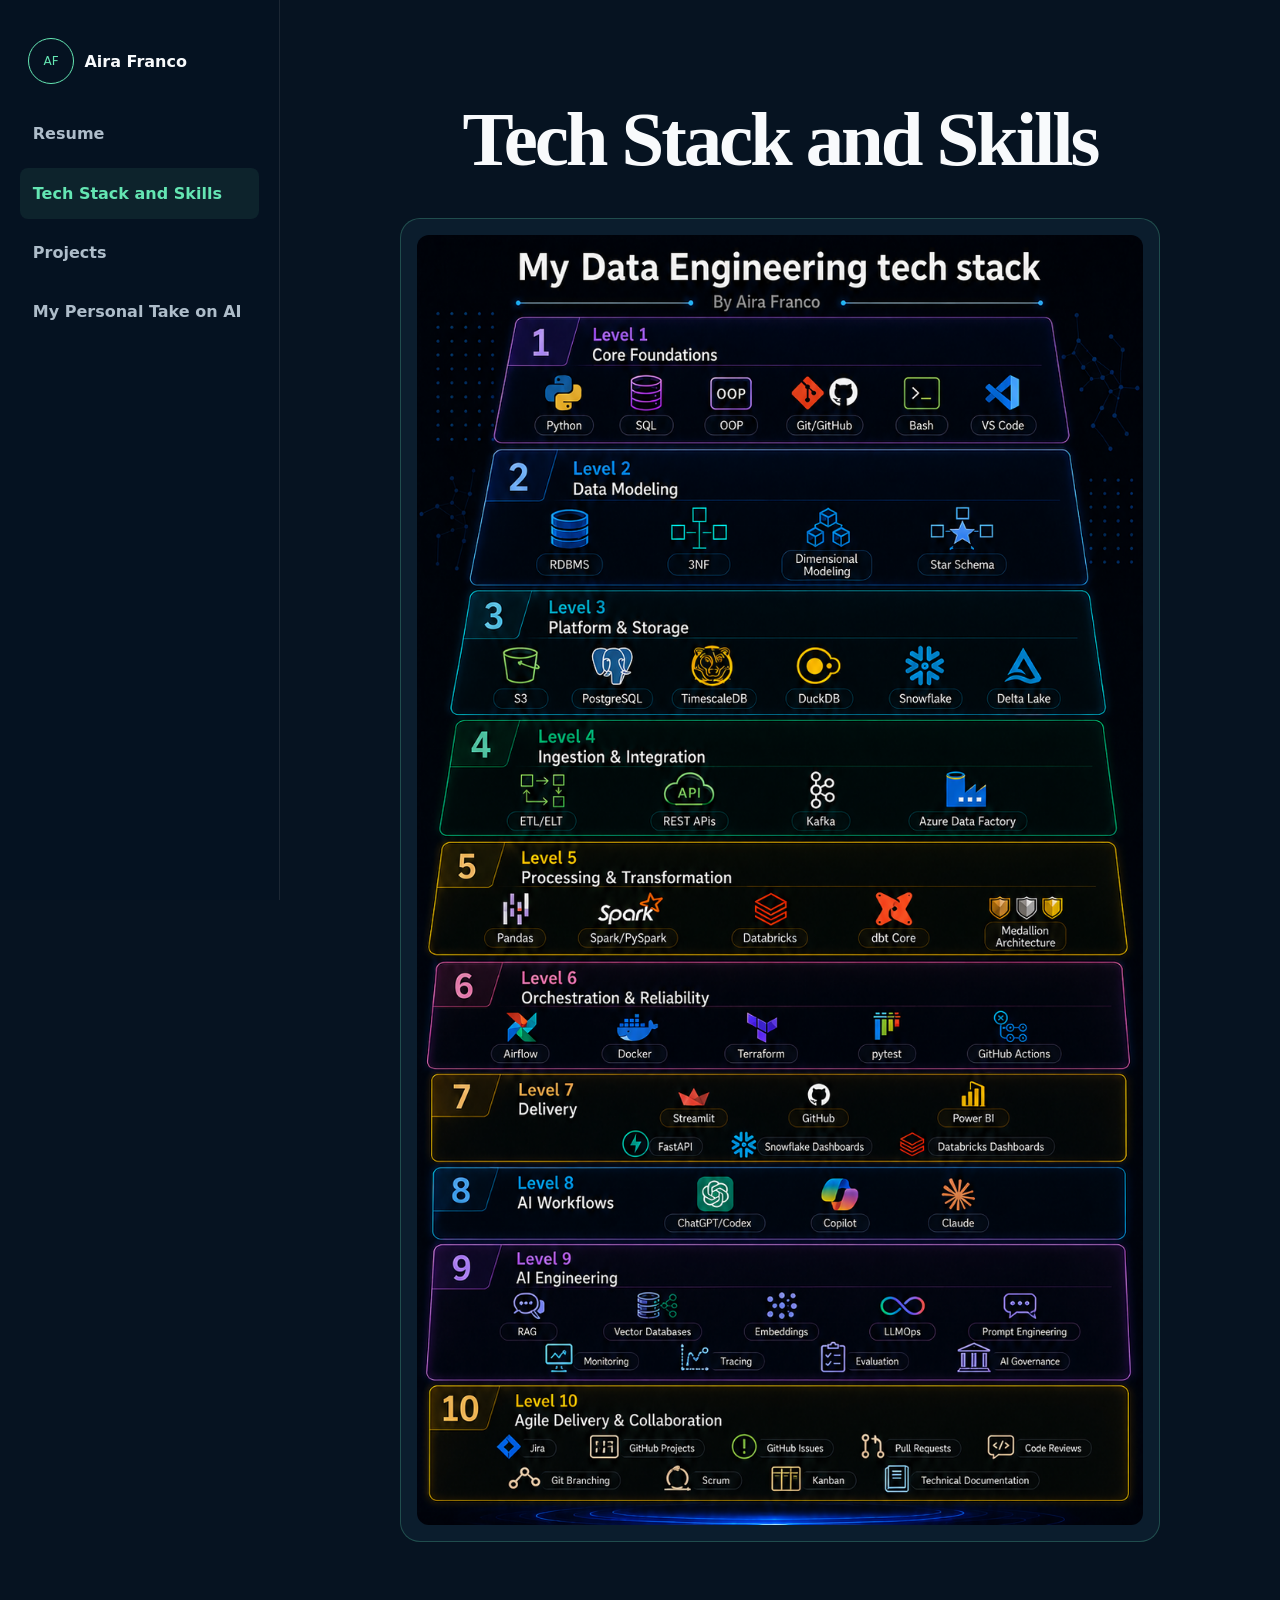
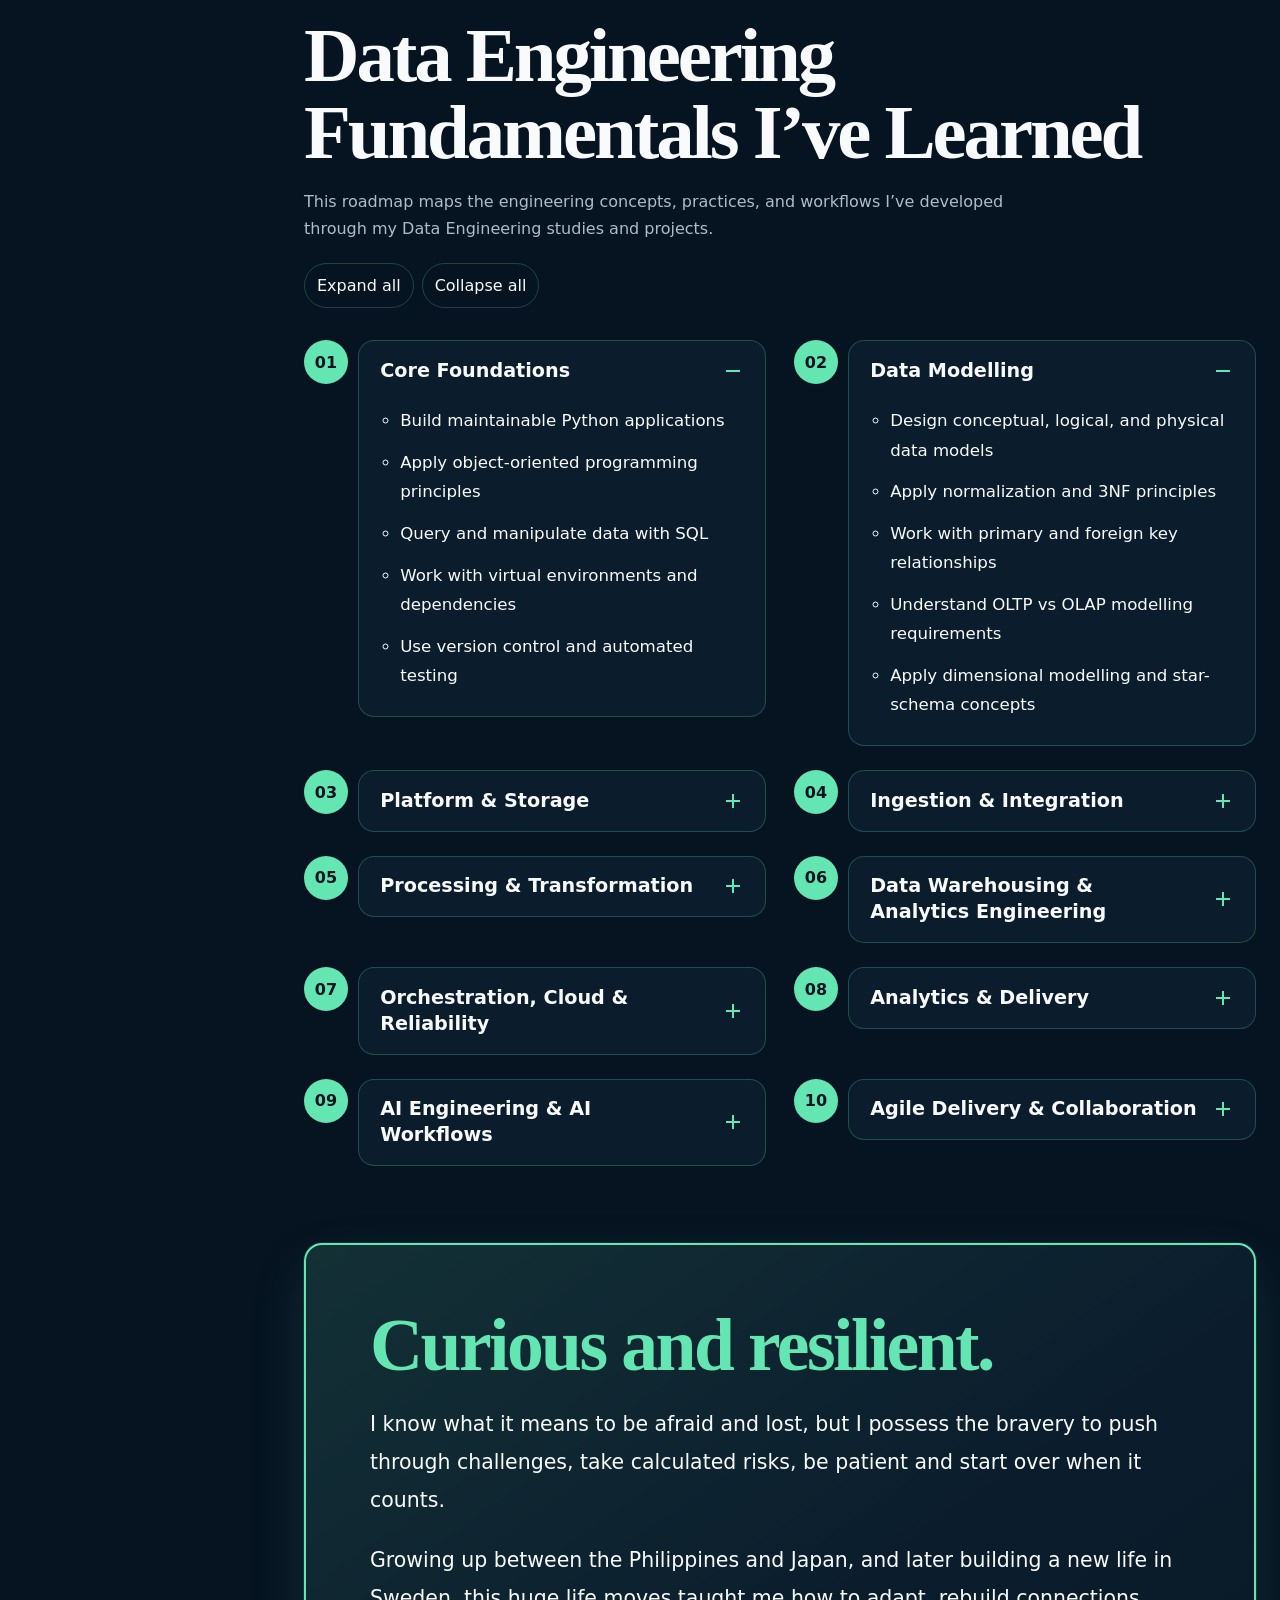
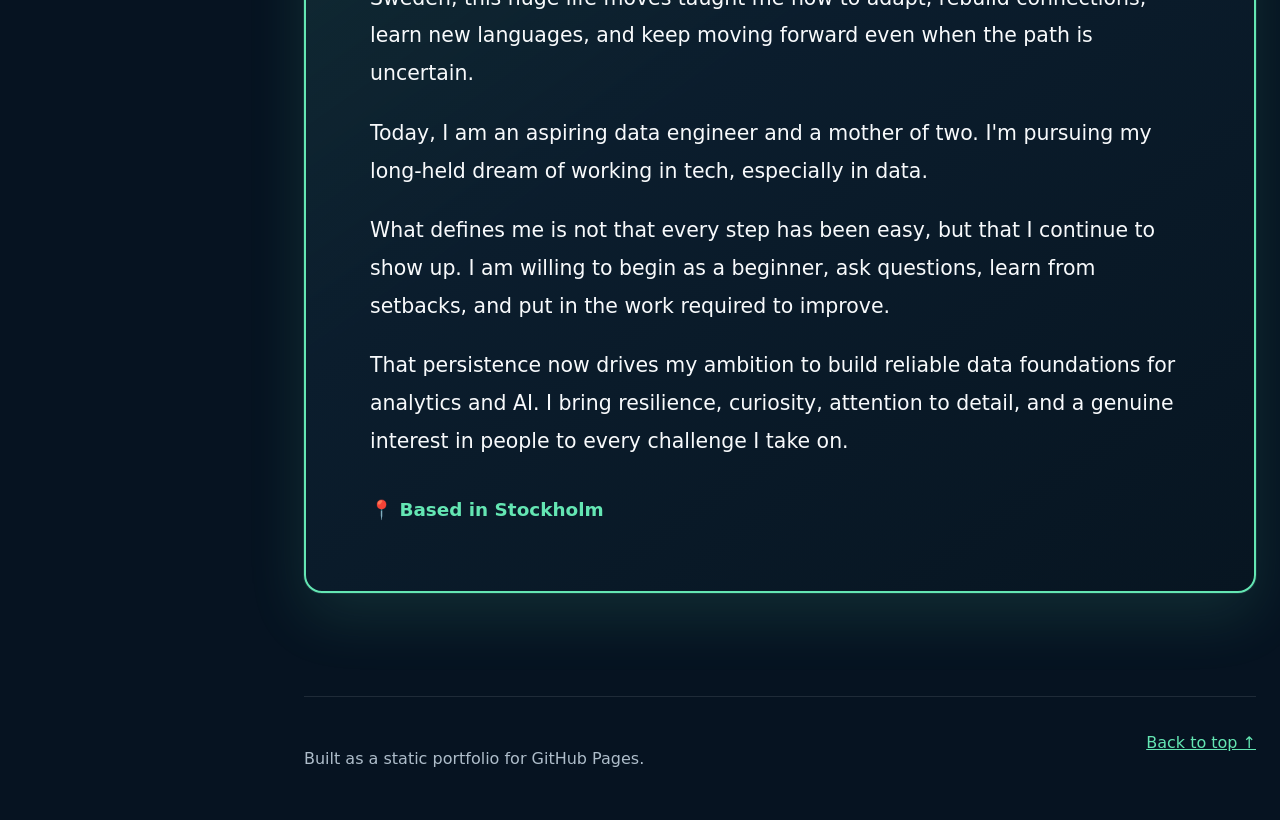
<file: tech-stack-and-skills.html>
<!doctype html>
<html lang="en"><head>
<meta charset="utf-8"><meta name="viewport" content="width=device-width, initial-scale=1">
<title>Tech Stack and Skills | Aira Franco</title>
<meta name="description" content="Aira Franco’s data engineering story, ten-stage competency roadmap, skills, and technology stack."><meta name="theme-color" content="#061321"><meta name="color-scheme" content="dark">
<link rel="canonical" href="https://akina-aoki.github.io/tech-stack-and-skills.html">
<meta property="og:type" content="website"><meta property="og:site_name" content="Aira Franco Portfolio">
<meta property="og:title" content="Tech Stack and Skills | Aira Franco"><meta property="og:description" content="Aira Franco’s data engineering story, ten-stage competency roadmap, skills, and technology stack."><meta property="og:url" content="https://akina-aoki.github.io/tech-stack-and-skills.html">
<meta property="og:image" content="https://akina-aoki.github.io/assets/profile_pic.jpg"><meta property="og:image:alt" content="Portrait of Aira Franco">
<link rel="icon" href="assets/profile_pic.jpg" type="image/jpeg"><link rel="stylesheet" href="assets/css/styles.css"><script src="assets/js/main.js" defer></script>
</head><body>
<a class="skip-link" href="#main-content">Skip to main content</a>
<header class="site-header">
<a class="brand" href="index.html" aria-label="Aira Franco — Resume">
<span aria-hidden="true">AF</span><strong>Aira Franco</strong>
</a>
<button class="menu-button" type="button" aria-expanded="false" aria-controls="site-nav">
<span class="sr-only">Open navigation</span><span aria-hidden="true"></span><span aria-hidden="true"></span><span aria-hidden="true"></span>
</button>
<nav id="site-nav" aria-label="Primary navigation"><a href="index.html">Resume</a>
<a href="tech-stack-and-skills.html" aria-current="page">Tech Stack and Skills</a>
<a href="projects.html">Projects</a>
<a href="my-personal-take-on-ai.html">My Personal Take on AI</a></nav>
</header>
<div class="site-layout"><main id="main-content"><section id="page-content" class="section story" aria-labelledby="page-title"><header class="page-heading"><h1 id="page-title">Tech Stack and Skills</h1></header>
<figure class="tech-stack">
<img src="assets/data_engineering_tech_stack.png" alt="Infographic of Aira Franco's data engineering technology stack and learning roadmap" width="941" height="1672">
</figure>
<div class="timeline-heading">
<div>
<h2>Data Engineering Fundamentals I’ve Learned</h2>
<p>This roadmap maps the engineering concepts, practices, and workflows I’ve developed through my Data Engineering studies and projects.</p>
</div>
<div class="timeline-controls">
<button type="button" data-details="expand" data-target="skills-timeline">Expand all</button>
<button type="button" data-details="collapse" data-target="skills-timeline">Collapse all</button>
</div>
</div>
<ol id="skills-timeline" class="skills-timeline">
<li>
<span class="stage-number">01</span>
<details class="stage-card" open>
<summary>
<h3>Core Foundations</h3>
<span class="toggle" aria-hidden="true">
</span>
</summary>
<ul>
<li>Build maintainable Python applications</li>
<li>Apply object-oriented programming principles</li>
<li>Query and manipulate data with SQL</li>
<li>Work with virtual environments and dependencies</li>
<li>Use version control and automated testing</li>
</ul>
</details>
</li>
<li>
<span class="stage-number">02</span>
<details class="stage-card" open>
<summary>
<h3>Data Modelling</h3>
<span class="toggle" aria-hidden="true">
</span>
</summary>
<ul>
<li>Design conceptual, logical, and physical data models</li>
<li>Apply normalization and 3NF principles</li>
<li>Work with primary and foreign key relationships</li>
<li>Understand OLTP vs OLAP modelling requirements</li>
<li>Apply dimensional modelling and star-schema concepts</li>
</ul>
</details>
</li>
<li>
<span class="stage-number">03</span>
<details class="stage-card" >
<summary>
<h3>Platform &amp; Storage</h3>
<span class="toggle" aria-hidden="true">
</span>
</summary>
<ul>
<li>Design databases, schemas, tables, and data types</li>
<li>Choose appropriate transactional and analytical storage</li>
<li>Work with relational, object, warehouse, and lakehouse storage</li>
<li>Understand data lake and cloud-storage foundations</li>
<li>Apply basic data governance and storage design principles</li>
</ul>
</details>
</li>
<li>
<span class="stage-number">04</span>
<details class="stage-card" >
<summary>
<h3>Ingestion &amp; Integration</h3>
<span class="toggle" aria-hidden="true">
</span>
</summary>
<ul>
<li>Design ETL and ELT workflows</li>
<li>Integrate REST APIs and external data sources</li>
<li>Work with batch and streaming ingestion patterns</li>
<li>Validate incoming data and improve traceability</li>
<li>Build repeatable and reliable ingestion pipelines</li>
</ul>
</details>
</li>
<li>
<span class="stage-number">05</span>
<details class="stage-card" >
<summary>
<h3>Processing &amp; Transformation</h3>
<span class="toggle" aria-hidden="true">
</span>
</summary>
<ul>
<li>Clean, transform, and enrich raw data</li>
<li>Perform exploratory data analysis</li>
<li>Build reusable transformation layers</li>
<li>Process distributed and large-scale datasets</li>
<li>Apply Medallion Architecture patterns</li>
</ul>
</details>
</li>
<li>
<span class="stage-number">06</span>
<details class="stage-card" >
<summary>
<h3>Data Warehousing &amp; Analytics Engineering</h3>
<span class="toggle" aria-hidden="true">
</span>
</summary>
<ul>
<li>Understand the data warehouse lifecycle</li>
<li>Design fact and dimension tables</li>
<li>Apply dimensional and star-schema modelling</li>
<li>Build analytics-ready transformation layers</li>
<li>Organize data marts for reporting and analysis</li>
</ul>
</details>
</li>
<li>
<span class="stage-number">07</span>
<details class="stage-card" >
<summary>
<h3>Orchestration, Cloud &amp; Reliability</h3>
<span class="toggle" aria-hidden="true">
</span>
</summary>
<ul>
<li>Orchestrate multi-step data workflows</li>
<li>Containerize applications and data services</li>
<li>Apply infrastructure-as-code principles</li>
<li>Implement automated tests and CI/CD workflows</li>
<li>Design observable and maintainable data pipelines</li>
</ul>
</details>
</li>
<li>
<span class="stage-number">08</span>
<details class="stage-card" >
<summary>
<h3>Analytics &amp; Delivery</h3>
<span class="toggle" aria-hidden="true">
</span>
</summary>
<ul>
<li>Prepare trusted datasets for reporting</li>
<li>Turn analytical data into business insights</li>
<li>Design dashboards and interactive reports</li>
<li>Build data applications and API-based delivery layers</li>
<li>Present data clearly for technical and non-technical users</li>
</ul>
</details>
</li>
<li>
<span class="stage-number">09</span>
<details class="stage-card" >
<summary>
<h3>AI Engineering &amp; AI Workflows</h3>
<span class="toggle" aria-hidden="true">
</span>
</summary>
<ul>
<li>Use AI coding assistants for development and debugging</li>
<li>Use AI for codebase analysis, refactoring, and documentation</li>
<li>Integrate ChatGPT/Codex, GitHub Copilot, and Claude into daily software and data engineering workflows</li>
</ul>
<div class="upcoming">
<h4>Upcoming coursework</h4>
<ul>
<li>Retrieval-Augmented Generation (RAG)</li>
<li>Vector databases and embeddings</li>
<li>LLMOps and AI application monitoring</li>
<li>Tracing, evaluation, and governance</li>
<li>Prompt engineering and AI-system reliability</li>
</ul>
</div>
</details>
</li>
<li>
<span class="stage-number">10</span>
<details class="stage-card" >
<summary>
<h3>Agile Delivery &amp; Collaboration</h3>
<span class="toggle" aria-hidden="true">
</span>
</summary>
<ul>
<li>Work with Agile and iterative delivery practices</li>
<li>Plan work through backlogs, issues, and project boards</li>
<li>Use branches, pull requests, and collaborative Git workflows</li>
<li>Participate in code review and technical documentation</li>
<li>Organize engineering work using Scrum/Kanban-style practices</li>
</ul>
</details>
</li>
</ol>
<div class="story-grid story-grid-bottom">
<div class="panel highlight">
<p class="lead mint">Curious and resilient.</p>
<p>I know what it means to be afraid and lost, but I possess the bravery to push through challenges, take calculated risks, be patient and start over when it counts.</p>
<p>Growing up between the Philippines and Japan, and later building a new life in Sweden, this huge life moves taught me how to adapt, rebuild connections, learn new languages, and keep moving forward even when the path is uncertain.</p>
<p>Today, I am an aspiring data engineer and a mother of two. I'm pursuing my long-held dream of working in tech, especially in data.</p>
<p>What defines me is not that every step has been easy, but that I continue to show up. I am willing to begin as a beginner, ask questions, learn from setbacks, and put in the work required to improve.</p>
<p>That persistence now drives my ambition to build reliable data foundations for analytics and AI. I bring resilience, curiosity, attention to detail, and a genuine interest in people to every challenge I take on.</p>
<p class="location">📍 Based in Stockholm</p>
</div>
</div>
</section></main>
<footer><p>Built as a static portfolio for GitHub Pages.</p><a href="#main-content">Back to top ↑</a></footer></div>
</body></html>
</file>
<file: assets/css/styles.css>
:root{--bg:#061321;--panel:#0b1d2d;--panel-2:#10283d;--ink:#f8fafc;--muted:#aebdca;--mint:#64e6b3;--border:rgba(100,230,179,.24);--blue:#213885;--sand:#ecdfd2;--purple:#5f3475;--magenta:#893172;--max:1240px;--shadow:0 20px 45px rgba(0,0,0,.23)}
*{box-sizing:border-box}html{scroll-behavior:smooth;scroll-padding-top:5.5rem}body{margin:0;overflow-x:hidden;background:var(--bg);color:var(--ink);font:16px/1.7 system-ui,-apple-system,BlinkMacSystemFont,"Segoe UI",sans-serif}img{display:block;max-width:100%;height:auto}a{color:inherit}button,a{font:inherit}button:focus-visible,a:focus-visible,summary:focus-visible{outline:3px solid var(--mint);outline-offset:4px}.sr-only{position:absolute;width:1px;height:1px;padding:0;margin:-1px;overflow:hidden;clip:rect(0,0,0,0);white-space:nowrap;border:0}.skip-link{position:fixed;z-index:100;left:1rem;top:1rem;transform:translateY(-160%);padding:.65rem 1rem;background:var(--mint);color:var(--bg);font-weight:800;border-radius:.5rem}.skip-link:focus{transform:none}.site-header{position:sticky;z-index:50;top:0;display:flex;align-items:center;justify-content:space-between;min-height:72px;padding:.65rem max(1rem,calc((100vw - var(--max))/2));background:rgba(6,19,33,.94);border-bottom:1px solid rgba(255,255,255,.09);backdrop-filter:blur(14px)}.brand{display:flex;gap:.65rem;align-items:center;text-decoration:none}.brand>span{display:grid;place-items:center;width:38px;aspect-ratio:1;border:1px solid var(--mint);border-radius:50%;color:var(--mint);font-size:.75rem}.site-header nav{display:flex;gap:.35rem}.site-header nav a{padding:.5rem .8rem;color:var(--muted);font-weight:700;text-decoration:none;border-radius:.5rem}.site-header nav a:hover,.site-header nav a[aria-current]{color:var(--mint);background:rgba(100,230,179,.08)}.menu-button{display:none;background:none;border:0;color:var(--ink);padding:.5rem}.menu-button span[aria-hidden]{display:block;width:25px;height:2px;margin:5px;background:currentColor}.section{width:min(100% - 2rem,var(--max));margin:auto;padding:clamp(4rem,8vw,7.5rem) 0}.hero{padding-top:clamp(3rem,7vw,6rem)}.hero-grid{display:grid;grid-template-columns:minmax(240px,340px) minmax(0,1fr);gap:clamp(2rem,5vw,5rem);align-items:start}.profile-column{position:sticky;top:100px}.profile-image{width:100%;aspect-ratio:1;object-fit:cover;border:1px solid var(--border);border-radius:24px;box-shadow:var(--shadow)}.contact-card,.panel{background:linear-gradient(145deg,var(--panel),#071521);border:1px solid var(--border);border-radius:18px;box-shadow:var(--shadow)}.contact-card{margin-top:1rem;padding:.25rem 1rem}.contact-card p{display:grid;grid-template-columns:30px 1fr;gap:.6rem;align-items:center;margin:0;padding:.8rem 0;border-bottom:1px solid rgba(255,255,255,.09);overflow-wrap:anywhere}.contact-card p:last-child{border:0}.contact-card small{display:block;color:var(--muted);font-size:.68rem;font-weight:800;letter-spacing:.1em;text-transform:uppercase}.contact-card a{text-decoration:none}.contact-card a:hover{color:var(--mint)}.button{display:inline-flex;justify-content:center;align-items:center;gap:.5rem;padding:.7rem 1rem;border:1px solid var(--mint);border-radius:999px;background:var(--mint);color:var(--bg);font-weight:800;text-decoration:none}.button:hover{background:transparent;color:var(--mint)}.button.full{width:100%;margin-top:1rem;border-radius:12px}.eyebrow{margin:0 0 .5rem;color:var(--mint);font-size:.8rem;font-weight:850;letter-spacing:.13em;text-transform:uppercase}.hero h1,.section-heading h2,.essay h2{margin:.1rem 0 1.4rem;font-family:Georgia,"Times New Roman",serif;font-size:clamp(3.3rem,8vw,6.8rem);line-height:.94;letter-spacing:-.045em}.hero-copy>p:not(.eyebrow){max-width:850px;color:var(--muted)}.lead{font-size:clamp(1.08rem,2vw,1.28rem)!important;color:var(--ink)!important}.authorization{display:flex;flex-wrap:wrap;gap:.5rem .75rem;align-items:center;margin:1.5rem 0;padding:1rem;border:1px solid var(--border);border-radius:15px;background:var(--panel)}.authorization>span{display:grid;place-items:center;width:32px;aspect-ratio:1;border-radius:50%;background:rgba(100,230,179,.12);color:var(--mint)}.authorization em{color:var(--mint);font-style:normal}.social-grid{display:grid;grid-template-columns:repeat(2,minmax(0,1fr));gap:.75rem}.social-grid a{display:flex;flex-direction:column;min-width:0;padding:1rem;border:1px solid rgba(255,255,255,.13);border-radius:16px;background:var(--panel);text-decoration:none;transition:.2s}.social-grid a:hover{transform:translateY(-3px);border-color:var(--mint)}.social-grid span{color:var(--muted);font-size:.85rem}.section-heading{max-width:850px;margin-bottom:2rem}.section-heading h2,.essay h2{font-size:clamp(2.5rem,6vw,4.7rem)}.section-heading>p:last-child{color:var(--muted)}.education-grid,.two-column,.story-grid{display:grid;grid-template-columns:repeat(2,minmax(0,1fr));gap:1rem}.panel{padding:clamp(1.2rem,3vw,2rem);min-width:0}.education-grid>.panel>span{color:var(--mint);font-weight:900}.panel h3{font-size:clamp(1.3rem,2.2vw,1.8rem);line-height:1.2}.panel p{color:var(--muted)}.timeline-heading{display:flex;justify-content:space-between;align-items:end;gap:1rem;margin:4rem 0 1.5rem}.timeline-heading h3,.projects-intro h3{margin:0;font-size:clamp(1.7rem,4vw,2.5rem)}.timeline-heading p{margin:.3rem 0;color:var(--muted)}.timeline-controls{display:flex;flex-wrap:wrap;gap:.5rem}.timeline-controls button{padding:.5rem .75rem;border:1px solid var(--border);border-radius:999px;background:transparent;color:var(--ink);cursor:pointer}.timeline-controls button:hover{background:var(--mint);color:var(--bg)}.work-timeline,.skills-timeline{list-style:none;margin:0;padding:0}.timeline-item{position:relative;padding:0 0 1rem 2rem;border-left:2px solid var(--border)}.timeline-item:before{content:"";position:absolute;left:-7px;top:2rem;width:12px;aspect-ratio:1;background:var(--mint);border-radius:50%}.job-card,.stage-card{background:var(--panel);border:1px solid var(--border);border-radius:16px;overflow:hidden}.job-card summary,.stage-card summary{display:flex;align-items:center;gap:1rem;padding:1rem;cursor:pointer;list-style:none}.job-card summary::-webkit-details-marker,.stage-card summary::-webkit-details-marker{display:none}.job-card summary>span:nth-child(2){display:flex;flex-direction:column;min-width:0}.job-card small,.job-card em{color:var(--muted);font-style:normal}.job-icon{display:grid;place-items:center;flex:0 0 42px;aspect-ratio:1;border:1px solid var(--border);border-radius:50%}.toggle{position:relative;width:20px;height:20px;margin-left:auto;flex:0 0 20px}.toggle:before,.toggle:after{content:"";position:absolute;top:9px;left:3px;width:14px;height:2px;background:var(--mint)}.toggle:after{transform:rotate(90deg)}details[open] .toggle:after{transform:rotate(0)}.job-details{padding:0 1.2rem 1.2rem;border-top:1px solid rgba(255,255,255,.08)}.tags{display:flex;flex-wrap:wrap;gap:.4rem}.tags>span{padding:.25rem .6rem;border:1px solid var(--border);border-radius:999px;background:rgba(100,230,179,.07);font-size:.78rem}.two-column{margin-top:4rem;align-items:start}.subcard{padding:1rem 0;border-top:1px solid rgba(255,255,255,.1)}.subcard .eyebrow{font-size:.7rem}.languages ul{display:grid;gap:.8rem;list-style:none;padding:0}.languages li{display:flex;flex-direction:column;padding:1rem;border:1px solid var(--border);border-radius:12px}.languages span,.languages small{color:var(--muted)}.story-grid{align-items:start}.story-grid-bottom{margin-top:4rem}.mint,.location{color:var(--mint)!important}.circle-graph{width:min(100%,520px);aspect-ratio:1;margin:2rem auto 0;object-fit:contain;border-radius:0}.skills-timeline{display:grid;grid-template-columns:repeat(2,minmax(0,1fr));gap:1rem}.skills-timeline>li{display:grid;grid-template-columns:44px 1fr;gap:.6rem;align-items:start}.stage-number{display:grid;place-items:center;aspect-ratio:1;border-radius:50%;background:var(--mint);color:var(--bg);font-weight:900}.stage-card summary{padding:.8rem 1rem}.stage-card h3{margin:0;font-size:1.1rem}.stage-card>ul,.upcoming{margin-top:0;padding:0 1.25rem 1rem}.upcoming{margin:0 1rem 1rem;padding:1rem;border-radius:10px;background:rgba(100,230,179,.08)}.upcoming h4{margin:0;color:var(--mint)}.tech-stack{width:min(100%,760px);margin:4rem auto 0;padding:1rem;border:1px solid var(--border);border-radius:20px;background:var(--panel)}.tech-stack img{width:100%;border-radius:12px}.tech-stack figcaption{text-align:center;color:var(--muted);padding:.7rem 0 0}.featured{display:flex;justify-content:space-between;align-items:center;gap:2rem;padding:clamp(1.3rem,4vw,2.5rem);border-radius:20px;background:var(--sand);color:var(--bg)}.featured p:not(.eyebrow){max-width:650px}.featured .eyebrow{color:var(--purple)}.projects-intro{display:flex;justify-content:space-between;align-items:end;gap:2rem;margin:4rem 0 2rem}.projects-intro p{max-width:700px;color:var(--muted)}.project-grid{display:grid;grid-template-columns:repeat(2,minmax(0,1fr));gap:1rem}.project-card{display:flex;flex-direction:column;min-width:0;padding:clamp(1.2rem,3vw,1.8rem);border:1px solid var(--border);border-radius:18px;background:var(--panel);text-decoration:none;transition:.2s}.project-card:nth-child(4n+1){background:var(--blue)}.project-card:nth-child(4n+2){background:var(--purple)}.project-card:nth-child(4n+3){background:var(--magenta)}.project-card:hover{transform:translateY(-4px);box-shadow:var(--shadow)}.project-card h3{margin:.3rem 0;font-size:1.45rem}.project-card p{color:var(--ink);opacity:.82}.card-link{margin-top:1.2rem;color:var(--mint);font-weight:800}.essay{width:min(100%,930px);margin:auto;padding:clamp(1.5rem,5vw,4rem)}.essay-images{display:grid;grid-template-columns:repeat(2,minmax(0,1fr));gap:1rem;margin:2rem 0}.essay-images figure{margin:0;padding:.5rem;border:1px solid var(--border);border-radius:14px}.essay-images img{width:100%;height:100%;max-height:600px;object-fit:contain;border-radius:9px}.essay>p{font-size:1.08rem;color:var(--muted)}.essay-conclusion{padding-top:1.5rem;border-top:1px solid var(--border);color:var(--ink)!important;font-weight:800}footer{display:flex;justify-content:space-between;gap:1rem;width:min(100% - 2rem,var(--max));margin:auto;padding:2rem 0;border-top:1px solid rgba(255,255,255,.1);color:var(--muted)}footer a{color:var(--mint)}
@media(max-width:900px){.hero-grid{grid-template-columns:260px minmax(0,1fr)}.profile-column{position:static}.story-grid{grid-template-columns:1fr}.skills-timeline{grid-template-columns:1fr}}
@media(max-width:760px){html{scroll-padding-top:4.5rem}.site-header{min-height:64px}.menu-button{display:block}.site-header nav{position:absolute;left:0;right:0;top:100%;display:none;flex-direction:column;padding:1rem;background:var(--panel);border-bottom:1px solid var(--border)}.menu-open .site-header nav{display:flex}.hero-grid,.education-grid,.two-column,.project-grid{grid-template-columns:1fr}.profile-column{width:min(100%,420px);margin:auto}.hero h1{font-size:clamp(3.2rem,18vw,5rem)}.timeline-heading,.projects-intro,.featured{align-items:flex-start;flex-direction:column}.social-grid{grid-template-columns:1fr 1fr}.essay-images{grid-template-columns:1fr}.section{width:min(100% - 1.25rem,var(--max));padding:3.5rem 0}.timeline-item{padding-left:1rem}.job-card summary{gap:.7rem}.job-icon{flex-basis:36px}.job-card strong{overflow-wrap:anywhere}footer{flex-direction:column}}
@media(max-width:420px){.social-grid{grid-template-columns:1fr}.timeline-controls{width:100%}.timeline-controls button{flex:1}.skills-timeline>li{grid-template-columns:36px minmax(0,1fr)}.stage-number{font-size:.78rem}.panel{padding:1rem}.job-card summary{padding:.8rem}.job-icon{display:none}.authorization{align-items:flex-start}.authorization em{padding-left:2.75rem}.profile-image{border-radius:18px}}
@media(prefers-reduced-motion:reduce){html{scroll-behavior:auto}*,*:before,*:after{scroll-behavior:auto!important;transition:none!important;animation:none!important}}

/* Multi-page shell: fixed desktop sidebar, compact mobile header. */
@media(min-width:761px){
  .site-header{position:fixed;inset:0 auto 0 0;width:280px;min-height:100vh;padding:2rem 1.25rem;align-items:stretch;justify-content:flex-start;flex-direction:column;border-right:1px solid rgba(255,255,255,.09);border-bottom:0;overflow-y:auto}
  .brand{padding:.4rem .5rem 1.5rem}.brand>span{width:46px}.site-header nav{display:flex;flex-direction:column;gap:.5rem}.site-header nav a{padding:.75rem .8rem;overflow-wrap:anywhere}
  .site-layout{margin-left:280px;min-width:0}.section{width:min(100% - 3rem,var(--max));}.site-layout footer{width:min(100% - 3rem,var(--max))}
}
.page-heading{margin-bottom:clamp(2rem,5vw,4rem)}
.page-heading h1{max-width:100%;margin:0;font-family:Georgia,"Times New Roman",serif;font-size:clamp(2.7rem,6vw,5.5rem);line-height:1;letter-spacing:-.04em;overflow-wrap:anywhere}
.hero h2{margin:.1rem 0 1.4rem;font-family:Georgia,"Times New Roman",serif;font-size:clamp(3rem,7vw,6rem);line-height:.94;letter-spacing:-.045em}
@media(max-width:760px){
  .site-header{position:sticky}.site-layout{min-width:0}.site-header nav{max-width:100vw;max-height:calc(100vh - 64px);overflow-y:auto}
  body.menu-open{overflow:hidden}.page-heading h1{font-size:clamp(2.45rem,12vw,4.2rem)}
}

/* Expanded resume roles: keep detail spacing local to Work History cards. */
.work-timeline .job-details{padding:1.1rem 1.35rem 1.35rem}
.work-timeline .job-details ul{margin:0;padding-left:1.35rem}
.work-timeline .job-details li+li{margin-top:.55rem}
.work-timeline .job-details .tags{margin-top:1.15rem;column-gap:.55rem;row-gap:.6rem}

/* The skills page begins directly with the learning roadmap. */
.story>.page-heading{margin-bottom:0}
.story>.timeline-heading{margin-top:0}

/* Separate the stack graphic from the story cards at every viewport size. */
.tech-stack+.story-grid-bottom{margin-top:clamp(3.5rem,6vw,5rem)}

/* Preserve the complete square circle-graph artwork without clipping. */
.story-grid-bottom .panel.intro{overflow:visible}
.story-grid-bottom .circle-graph{display:block;width:100%;max-width:520px;height:auto;aspect-ratio:auto;margin:2rem auto 0;object-fit:contain;border-radius:12px;clip-path:none}

/* Skills page: the tech-stack infographic comes first. */
.story>.page-heading+.tech-stack{margin-top:clamp(1.5rem,3vw,2.5rem)}
.tech-stack+.timeline-heading{margin-top:clamp(3.5rem,6vw,5rem)}
.story-grid-bottom{margin-top:clamp(3.5rem,6vw,5rem)}

/* Skills roadmap: roomier, easier-to-read stage descriptions. */
.skills-timeline{gap:1.5rem 1.75rem}
.stage-card summary{padding:1.05rem 1.35rem}
.stage-card h3{font-size:1.2rem;line-height:1.35}
.stage-card>ul,.upcoming ul{margin:0;padding:.35rem 1.5rem 1.6rem 2.6rem;font-size:1.04rem;line-height:1.75}
.stage-card>ul li+li,.upcoming li+li{margin-top:.8rem}
.upcoming{margin:0 1.25rem 1.4rem;padding:1.15rem 1.25rem}
.upcoming h4{margin:0 0 .6rem;font-size:1.05rem}
.upcoming ul{padding:0 0 0 1.3rem;font-size:1rem}

/* Projects page: make the Main Blog card the clear focal point. */
.featured{padding:clamp(1.8rem,5vw,3.25rem);gap:2.5rem}
.featured .eyebrow{font-size:.95rem;letter-spacing:.16em}
.featured h3{margin:.2rem 0 .9rem;font-family:Georgia,"Times New Roman",serif;font-size:clamp(2rem,4.5vw,3.1rem);line-height:1.1;letter-spacing:-.025em}
.featured p:not(.eyebrow){max-width:620px;font-size:1.2rem;line-height:1.65}
.featured .button{flex:0 0 auto;padding:1.05rem 1.8rem;font-family:Georgia,"Times New Roman",serif;font-size:1.2rem}
.featured+.projects-intro{margin-top:4.5rem}

/* Work History heading matches "Education & experience". */
.timeline-heading h2{margin:.1rem 0 .4rem;font-family:Georgia,"Times New Roman",serif;font-size:clamp(2.5rem,6vw,4.7rem);line-height:.94;letter-spacing:-.045em}

/* Skills page: "Curious and resilient" is the centrepiece statement. */
.story-grid-bottom{grid-template-columns:1fr}
.story-grid-bottom .panel.highlight{padding:clamp(2rem,5vw,4rem);border-color:var(--mint);border-width:2px;background:linear-gradient(145deg,rgba(100,230,179,.14),var(--panel) 45%,#071521);box-shadow:0 0 0 1px rgba(100,230,179,.12),0 24px 60px rgba(100,230,179,.12)}
.story-grid-bottom .panel.highlight .lead.mint{margin:0 0 1.5rem;font-family:Georgia,"Times New Roman",serif;font-size:clamp(2.6rem,6vw,4.6rem)!important;font-weight:700;line-height:1;letter-spacing:-.035em;color:var(--mint)!important}
.story-grid-bottom .panel.highlight p:not(.lead){max-width:62rem;margin:0 0 1.35rem;font-size:clamp(1.1rem,1.6vw,1.3rem);line-height:1.85;color:var(--ink)}
.story-grid-bottom .panel.highlight p.location{margin:2rem 0 0;font-size:1.15rem;font-weight:800;color:var(--mint)!important}

/* Titles: centre them on pages with a centred block, and unify heading sizes. */
.story>.page-heading,.ai-take>.page-heading{text-align:center}
.story>.page-heading h1,.ai-take>.page-heading h1{margin-inline:auto}

/* Volunteer Work & Languages match "Education & experience" / "Work History". */
.two-column>.panel>h2{margin:0 0 1.4rem;font-family:Georgia,"Times New Roman",serif;font-size:clamp(2.5rem,6vw,4.7rem);line-height:.94;letter-spacing:-.045em;overflow-wrap:anywhere}

/* Skills roadmap and capstone headings match the page title (h1) size and font. */
.story>.timeline-heading h2,.projects-intro h2{margin:0;font-family:Georgia,"Times New Roman",serif;font-size:clamp(2.7rem,6vw,5.5rem);line-height:1;letter-spacing:-.04em;overflow-wrap:anywhere}
.story>.timeline-heading{flex-direction:column;align-items:flex-start;margin-bottom:2rem}
.story>.timeline-heading p{max-width:760px;margin-top:1rem}
.projects-intro{margin-bottom:2.5rem}
@media(max-width:760px){
  .two-column>.panel>h2{font-size:clamp(2.2rem,10vw,3.4rem)}
  .story>.timeline-heading h2,.projects-intro h2{font-size:clamp(2.45rem,12vw,4.2rem)}
}

/* Project cards: neon-glass look with a prominent category badge. */
.project-grid{gap:1.5rem}
.project-grid .project-card:nth-child(n){--accent:79,209,255;position:relative;overflow:hidden;padding:clamp(1.5rem,3vw,2.2rem);border:1px solid rgba(var(--accent),.35);border-radius:22px;background:radial-gradient(120% 90% at 100% 0%,rgba(var(--accent),.22),transparent 55%),linear-gradient(160deg,#0f2237,#08131f 70%);box-shadow:0 14px 34px rgba(0,0,0,.35);transition:transform .3s ease,border-color .3s ease,box-shadow .3s ease,background .3s ease}
.project-grid .project-card:nth-child(4n+2){--accent:167,139,250}
.project-grid .project-card:nth-child(4n+3){--accent:255,95,200}
.project-grid .project-card:nth-child(4n+4){--accent:100,230,179}
.project-card:before{content:"";position:absolute;inset:0;border-radius:inherit;background:linear-gradient(115deg,transparent 35%,rgba(var(--accent),.16) 50%,transparent 65%);transform:translateX(-120%);transition:transform .8s ease;pointer-events:none}
.project-card>*{position:relative}
.project-card .eyebrow{display:inline-flex;align-items:center;align-self:flex-start;gap:.6rem;margin:0 0 1.1rem;padding:.5rem 1.05rem;border:1px solid rgba(var(--accent),.55);border-radius:999px;background:rgba(var(--accent),.13);color:rgb(var(--accent));font-size:1.05rem;font-weight:900;letter-spacing:.1em;line-height:1.2;box-shadow:0 0 18px rgba(var(--accent),.18) inset;transition:box-shadow .3s ease,background .3s ease}
.project-card .eyebrow:before{content:"";flex:0 0 .6rem;width:.6rem;height:.6rem;border-radius:50%;background:rgb(var(--accent));box-shadow:0 0 10px rgb(var(--accent))}
.project-card h3{margin:.1rem 0 .8rem;font-size:clamp(1.5rem,2.4vw,1.8rem);line-height:1.2;transition:text-shadow .3s ease}
.project-card p{flex:1 1 auto;margin:0 0 1.2rem;font-size:1.02rem;line-height:1.7;opacity:.88}
.project-card .tags>span{border-color:rgba(var(--accent),.4);background:rgba(var(--accent),.1);transition:background .3s ease,border-color .3s ease}
.project-card .card-link{align-self:flex-start;margin-top:1.4rem;padding:.55rem 1.1rem;border:1px solid rgba(var(--accent),.6);border-radius:999px;color:rgb(var(--accent));transition:background .3s ease,color .3s ease,box-shadow .3s ease}
.project-grid .project-card:nth-child(n):hover,.project-grid .project-card:nth-child(n):focus-visible{transform:translateY(-6px);border-color:rgb(var(--accent));background:radial-gradient(120% 90% at 100% 0%,rgba(var(--accent),.38),transparent 60%),linear-gradient(160deg,#12293f,#0a1624 70%);box-shadow:0 0 0 1px rgb(var(--accent)),0 0 22px rgba(var(--accent),.55),0 0 60px rgba(var(--accent),.3),0 22px 44px rgba(0,0,0,.45)}
.project-card:hover:before,.project-card:focus-visible:before{transform:translateX(120%)}
.project-card:hover h3,.project-card:focus-visible h3{text-shadow:0 0 16px rgba(var(--accent),.7)}
.project-card:hover .eyebrow,.project-card:focus-visible .eyebrow{background:rgba(var(--accent),.22);box-shadow:0 0 18px rgba(var(--accent),.18) inset,0 0 16px rgba(var(--accent),.5)}
.project-card:hover .tags>span,.project-card:focus-visible .tags>span{border-color:rgba(var(--accent),.75);background:rgba(var(--accent),.18)}
.project-card:hover .card-link,.project-card:focus-visible .card-link{background:rgb(var(--accent));color:#061321;box-shadow:0 0 20px rgba(var(--accent),.7)}

/* My Personal Take on AI: the essay headline is a subtitle, not a second title. */
.ai-take .essay>header h2{margin:0 0 1.5rem;font-size:clamp(1.5rem,3vw,2.1rem);line-height:1.25;letter-spacing:-.015em}
</file>
